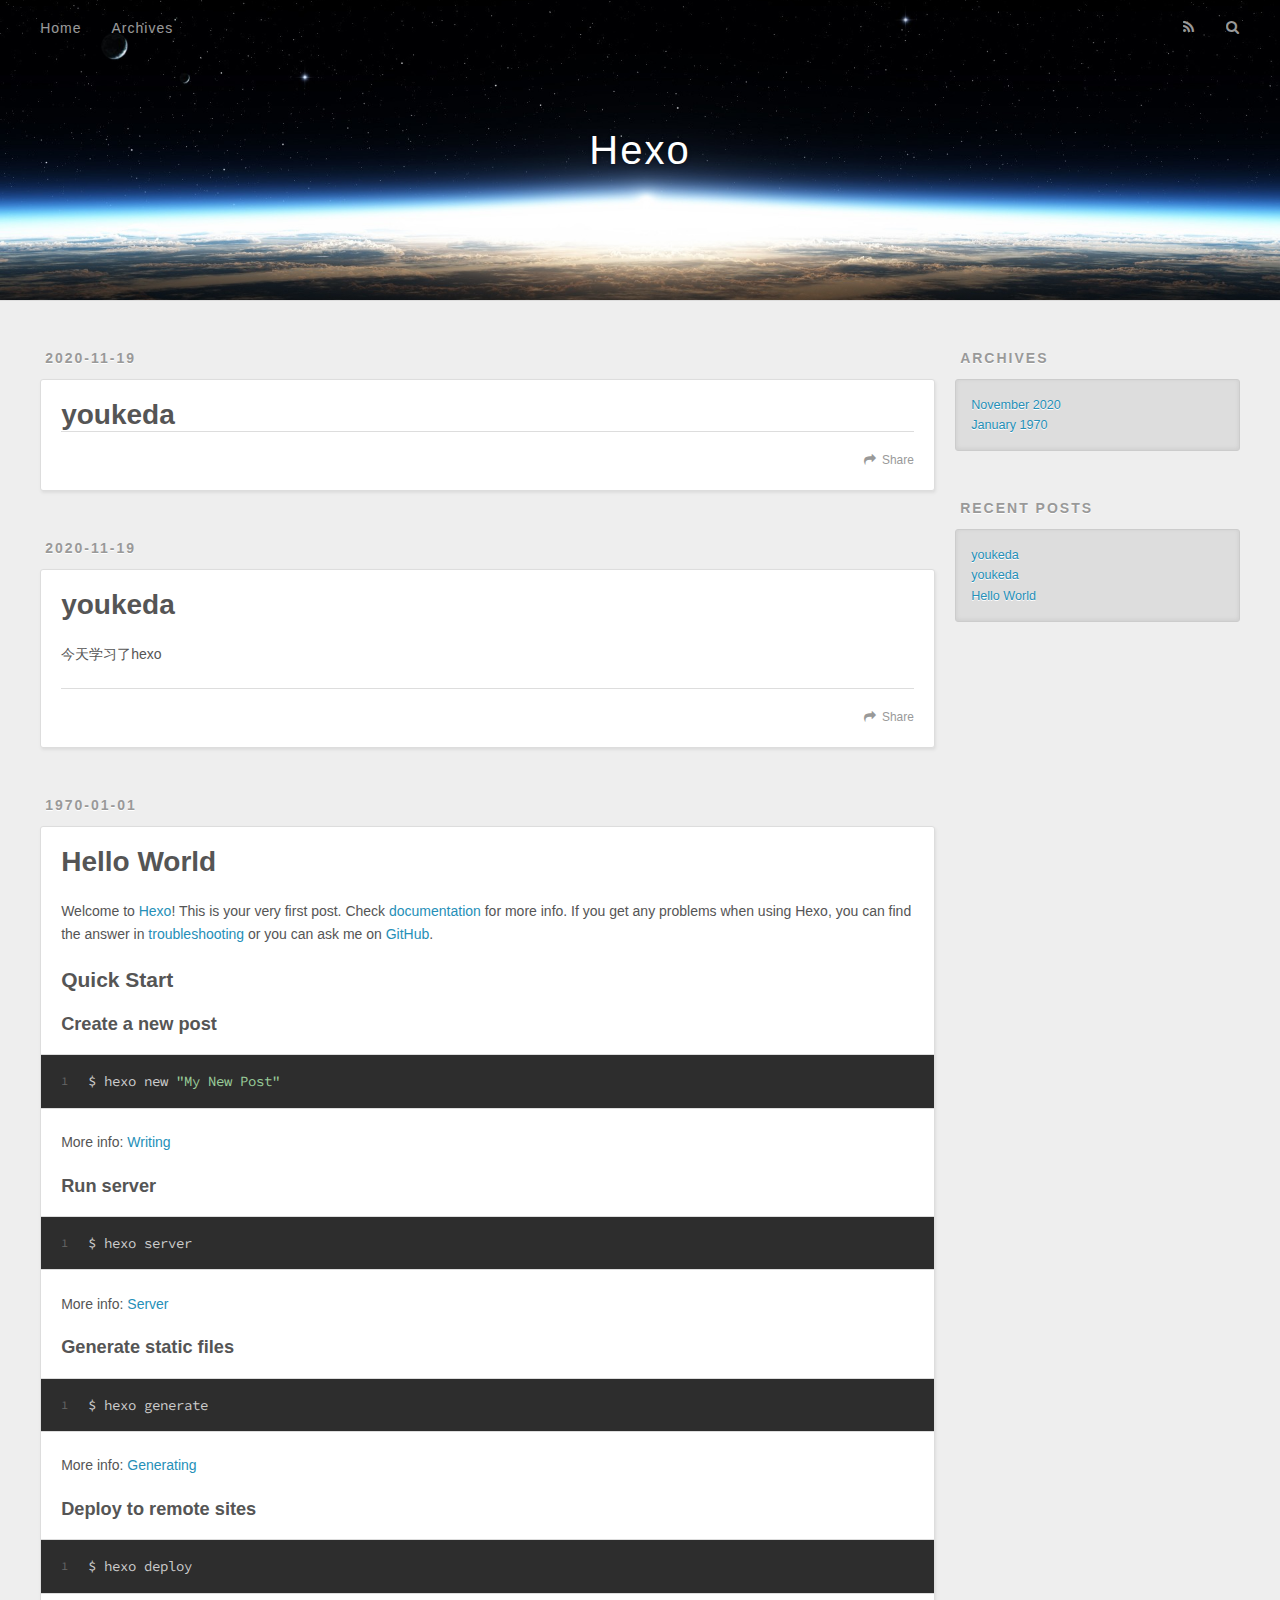
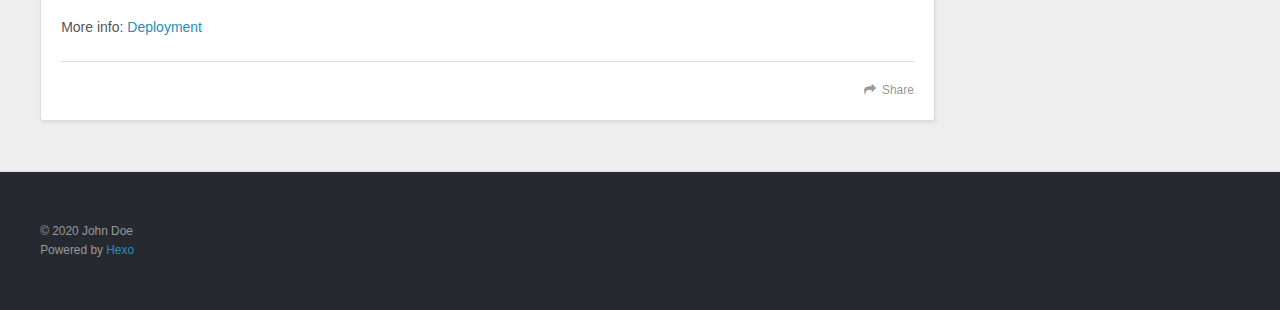
<file: index.html>
<!DOCTYPE html>
<html>
<head>
  <meta charset="utf-8">
  

  
  <title>Hexo</title>
  <meta name="viewport" content="width=device-width, initial-scale=1, maximum-scale=1">
  <meta property="og:type" content="website">
<meta property="og:title" content="Hexo">
<meta property="og:url" content="http://example.com/index.html">
<meta property="og:site_name" content="Hexo">
<meta property="og:locale" content="en_US">
<meta property="article:author" content="John Doe">
<meta name="twitter:card" content="summary">
  
    <link rel="alternate" href="/atom.xml" title="Hexo" type="application/atom+xml">
  
  
    <link rel="icon" href="/favicon.png">
  
  
    <link href="//fonts.googleapis.com/css?family=Source+Code+Pro" rel="stylesheet" type="text/css">
  
  
<link rel="stylesheet" href="/css/style.css">

<meta name="generator" content="Hexo 5.2.0"></head>

<body>
  <div id="container">
    <div id="wrap">
      <header id="header">
  <div id="banner"></div>
  <div id="header-outer" class="outer">
    <div id="header-title" class="inner">
      <h1 id="logo-wrap">
        <a href="/" id="logo">Hexo</a>
      </h1>
      
    </div>
    <div id="header-inner" class="inner">
      <nav id="main-nav">
        <a id="main-nav-toggle" class="nav-icon"></a>
        
          <a class="main-nav-link" href="/">Home</a>
        
          <a class="main-nav-link" href="/archives">Archives</a>
        
      </nav>
      <nav id="sub-nav">
        
          <a id="nav-rss-link" class="nav-icon" href="/atom.xml" title="RSS Feed"></a>
        
        <a id="nav-search-btn" class="nav-icon" title="Search"></a>
      </nav>
      <div id="search-form-wrap">
        <form action="//google.com/search" method="get" accept-charset="UTF-8" class="search-form"><input type="search" name="q" class="search-form-input" placeholder="Search"><button type="submit" class="search-form-submit">&#xF002;</button><input type="hidden" name="sitesearch" value="http://example.com"></form>
      </div>
    </div>
  </div>
</header>
      <div class="outer">
        <section id="main">
  
    <article id="post-youkeda-1" class="article article-type-post" itemscope itemprop="blogPost">
  <div class="article-meta">
    <a href="/2020/11/19/youkeda-1/" class="article-date">
  <time datetime="2020-11-19T11:26:35.000Z" itemprop="datePublished">2020-11-19</time>
</a>
    
  </div>
  <div class="article-inner">
    
    
      <header class="article-header">
        
  
    <h1 itemprop="name">
      <a class="article-title" href="/2020/11/19/youkeda-1/">youkeda</a>
    </h1>
  

      </header>
    
    <div class="article-entry" itemprop="articleBody">
      
        
      
    </div>
    <footer class="article-footer">
      <a data-url="http://example.com/2020/11/19/youkeda-1/" data-id="ckhor3eqo000121o3arlleaqu" class="article-share-link">Share</a>
      
      
    </footer>
  </div>
  
</article>


  
    <article id="post-youkeda" class="article article-type-post" itemscope itemprop="blogPost">
  <div class="article-meta">
    <a href="/2020/11/19/youkeda/" class="article-date">
  <time datetime="2020-11-19T11:14:13.000Z" itemprop="datePublished">2020-11-19</time>
</a>
    
  </div>
  <div class="article-inner">
    
    
      <header class="article-header">
        
  
    <h1 itemprop="name">
      <a class="article-title" href="/2020/11/19/youkeda/">youkeda</a>
    </h1>
  

      </header>
    
    <div class="article-entry" itemprop="articleBody">
      
        <p>今天学习了hexo</p>

      
    </div>
    <footer class="article-footer">
      <a data-url="http://example.com/2020/11/19/youkeda/" data-id="ckhor3eqp000221o37mz0870a" class="article-share-link">Share</a>
      
      
    </footer>
  </div>
  
</article>


  
    <article id="post-hello-world" class="article article-type-post" itemscope itemprop="blogPost">
  <div class="article-meta">
    <a href="/1970/01/01/hello-world/" class="article-date">
  <time datetime="1970-01-01T00:00:00.000Z" itemprop="datePublished">1970-01-01</time>
</a>
    
  </div>
  <div class="article-inner">
    
    
      <header class="article-header">
        
  
    <h1 itemprop="name">
      <a class="article-title" href="/1970/01/01/hello-world/">Hello World</a>
    </h1>
  

      </header>
    
    <div class="article-entry" itemprop="articleBody">
      
        <p>Welcome to <a target="_blank" rel="noopener" href="https://hexo.io/">Hexo</a>! This is your very first post. Check <a target="_blank" rel="noopener" href="https://hexo.io/docs/">documentation</a> for more info. If you get any problems when using Hexo, you can find the answer in <a target="_blank" rel="noopener" href="https://hexo.io/docs/troubleshooting.html">troubleshooting</a> or you can ask me on <a target="_blank" rel="noopener" href="https://github.com/hexojs/hexo/issues">GitHub</a>.</p>
<h2 id="Quick-Start"><a href="#Quick-Start" class="headerlink" title="Quick Start"></a>Quick Start</h2><h3 id="Create-a-new-post"><a href="#Create-a-new-post" class="headerlink" title="Create a new post"></a>Create a new post</h3><figure class="highlight bash"><table><tr><td class="gutter"><pre><span class="line">1</span><br></pre></td><td class="code"><pre><span class="line">$ hexo new <span class="string">&quot;My New Post&quot;</span></span><br></pre></td></tr></table></figure>

<p>More info: <a target="_blank" rel="noopener" href="https://hexo.io/docs/writing.html">Writing</a></p>
<h3 id="Run-server"><a href="#Run-server" class="headerlink" title="Run server"></a>Run server</h3><figure class="highlight bash"><table><tr><td class="gutter"><pre><span class="line">1</span><br></pre></td><td class="code"><pre><span class="line">$ hexo server</span><br></pre></td></tr></table></figure>

<p>More info: <a target="_blank" rel="noopener" href="https://hexo.io/docs/server.html">Server</a></p>
<h3 id="Generate-static-files"><a href="#Generate-static-files" class="headerlink" title="Generate static files"></a>Generate static files</h3><figure class="highlight bash"><table><tr><td class="gutter"><pre><span class="line">1</span><br></pre></td><td class="code"><pre><span class="line">$ hexo generate</span><br></pre></td></tr></table></figure>

<p>More info: <a target="_blank" rel="noopener" href="https://hexo.io/docs/generating.html">Generating</a></p>
<h3 id="Deploy-to-remote-sites"><a href="#Deploy-to-remote-sites" class="headerlink" title="Deploy to remote sites"></a>Deploy to remote sites</h3><figure class="highlight bash"><table><tr><td class="gutter"><pre><span class="line">1</span><br></pre></td><td class="code"><pre><span class="line">$ hexo deploy</span><br></pre></td></tr></table></figure>

<p>More info: <a target="_blank" rel="noopener" href="https://hexo.io/docs/one-command-deployment.html">Deployment</a></p>

      
    </div>
    <footer class="article-footer">
      <a data-url="http://example.com/1970/01/01/hello-world/" data-id="ckhor3eqe000021o3b3n3bi9t" class="article-share-link">Share</a>
      
      
    </footer>
  </div>
  
</article>


  


</section>
        
          <aside id="sidebar">
  
    

  
    

  
    
  
    
  <div class="widget-wrap">
    <h3 class="widget-title">Archives</h3>
    <div class="widget">
      <ul class="archive-list"><li class="archive-list-item"><a class="archive-list-link" href="/archives/2020/11/">November 2020</a></li><li class="archive-list-item"><a class="archive-list-link" href="/archives/1970/01/">January 1970</a></li></ul>
    </div>
  </div>


  
    
  <div class="widget-wrap">
    <h3 class="widget-title">Recent Posts</h3>
    <div class="widget">
      <ul>
        
          <li>
            <a href="/2020/11/19/youkeda-1/">youkeda</a>
          </li>
        
          <li>
            <a href="/2020/11/19/youkeda/">youkeda</a>
          </li>
        
          <li>
            <a href="/1970/01/01/hello-world/">Hello World</a>
          </li>
        
      </ul>
    </div>
  </div>

  
</aside>
        
      </div>
      <footer id="footer">
  
  <div class="outer">
    <div id="footer-info" class="inner">
      &copy; 2020 John Doe<br>
      Powered by <a href="http://hexo.io/" target="_blank">Hexo</a>
    </div>
  </div>
</footer>
    </div>
    <nav id="mobile-nav">
  
    <a href="/" class="mobile-nav-link">Home</a>
  
    <a href="/archives" class="mobile-nav-link">Archives</a>
  
</nav>
    

<script src="//ajax.googleapis.com/ajax/libs/jquery/2.0.3/jquery.min.js"></script>


  
<link rel="stylesheet" href="/fancybox/jquery.fancybox.css">

  
<script src="/fancybox/jquery.fancybox.pack.js"></script>




<script src="/js/script.js"></script>




  </div>
</body>
</html>
</file>
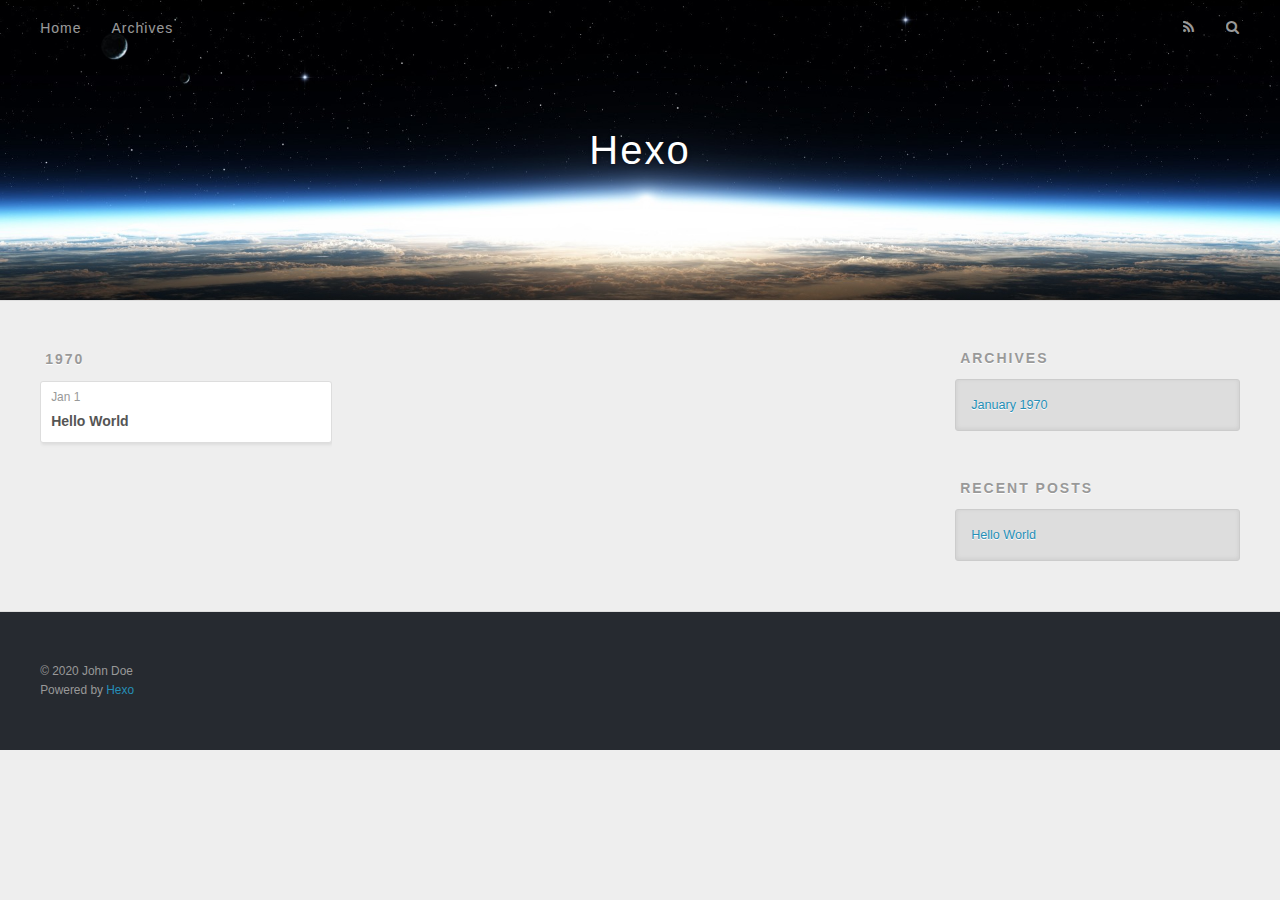
<file: archives/index.html>
<!DOCTYPE html>
<html>
<head>
  <meta charset="utf-8">
  

  
  <title>Archives | Hexo</title>
  <meta name="viewport" content="width=device-width, initial-scale=1, maximum-scale=1">
  <meta property="og:type" content="website">
<meta property="og:title" content="Hexo">
<meta property="og:url" content="http://example.com/archives/index.html">
<meta property="og:site_name" content="Hexo">
<meta property="og:locale" content="en_US">
<meta property="article:author" content="John Doe">
<meta name="twitter:card" content="summary">
  
    <link rel="alternate" href="/atom.xml" title="Hexo" type="application/atom+xml">
  
  
    <link rel="icon" href="/favicon.png">
  
  
    <link href="//fonts.googleapis.com/css?family=Source+Code+Pro" rel="stylesheet" type="text/css">
  
  
<link rel="stylesheet" href="/css/style.css">

<meta name="generator" content="Hexo 5.2.0"></head>

<body>
  <div id="container">
    <div id="wrap">
      <header id="header">
  <div id="banner"></div>
  <div id="header-outer" class="outer">
    <div id="header-title" class="inner">
      <h1 id="logo-wrap">
        <a href="/" id="logo">Hexo</a>
      </h1>
      
    </div>
    <div id="header-inner" class="inner">
      <nav id="main-nav">
        <a id="main-nav-toggle" class="nav-icon"></a>
        
          <a class="main-nav-link" href="/">Home</a>
        
          <a class="main-nav-link" href="/archives">Archives</a>
        
      </nav>
      <nav id="sub-nav">
        
          <a id="nav-rss-link" class="nav-icon" href="/atom.xml" title="RSS Feed"></a>
        
        <a id="nav-search-btn" class="nav-icon" title="Search"></a>
      </nav>
      <div id="search-form-wrap">
        <form action="//google.com/search" method="get" accept-charset="UTF-8" class="search-form"><input type="search" name="q" class="search-form-input" placeholder="Search"><button type="submit" class="search-form-submit">&#xF002;</button><input type="hidden" name="sitesearch" value="http://example.com"></form>
      </div>
    </div>
  </div>
</header>
      <div class="outer">
        <section id="main">
  
  
    
    
      
      
      <section class="archives-wrap">
        <div class="archive-year-wrap">
          <a href="/archives/1970" class="archive-year">1970</a>
        </div>
        <div class="archives">
    
    <article class="archive-article archive-type-post">
  <div class="archive-article-inner">
    <header class="archive-article-header">
      <a href="/1970/01/01/hello-world/" class="archive-article-date">
  <time datetime="1970-01-01T00:00:00.000Z" itemprop="datePublished">Jan 1</time>
</a>
      
  
    <h1 itemprop="name">
      <a class="archive-article-title" href="/1970/01/01/hello-world/">Hello World</a>
    </h1>
  

    </header>
  </div>
</article>
  
  
    </div></section>
  


</section>
        
          <aside id="sidebar">
  
    

  
    

  
    
  
    
  <div class="widget-wrap">
    <h3 class="widget-title">Archives</h3>
    <div class="widget">
      <ul class="archive-list"><li class="archive-list-item"><a class="archive-list-link" href="/archives/1970/01/">January 1970</a></li></ul>
    </div>
  </div>


  
    
  <div class="widget-wrap">
    <h3 class="widget-title">Recent Posts</h3>
    <div class="widget">
      <ul>
        
          <li>
            <a href="/1970/01/01/hello-world/">Hello World</a>
          </li>
        
      </ul>
    </div>
  </div>

  
</aside>
        
      </div>
      <footer id="footer">
  
  <div class="outer">
    <div id="footer-info" class="inner">
      &copy; 2020 John Doe<br>
      Powered by <a href="http://hexo.io/" target="_blank">Hexo</a>
    </div>
  </div>
</footer>
    </div>
    <nav id="mobile-nav">
  
    <a href="/" class="mobile-nav-link">Home</a>
  
    <a href="/archives" class="mobile-nav-link">Archives</a>
  
</nav>
    

<script src="//ajax.googleapis.com/ajax/libs/jquery/2.0.3/jquery.min.js"></script>


  
<link rel="stylesheet" href="/fancybox/jquery.fancybox.css">

  
<script src="/fancybox/jquery.fancybox.pack.js"></script>




<script src="/js/script.js"></script>




  </div>
</body>
</html>
</file>
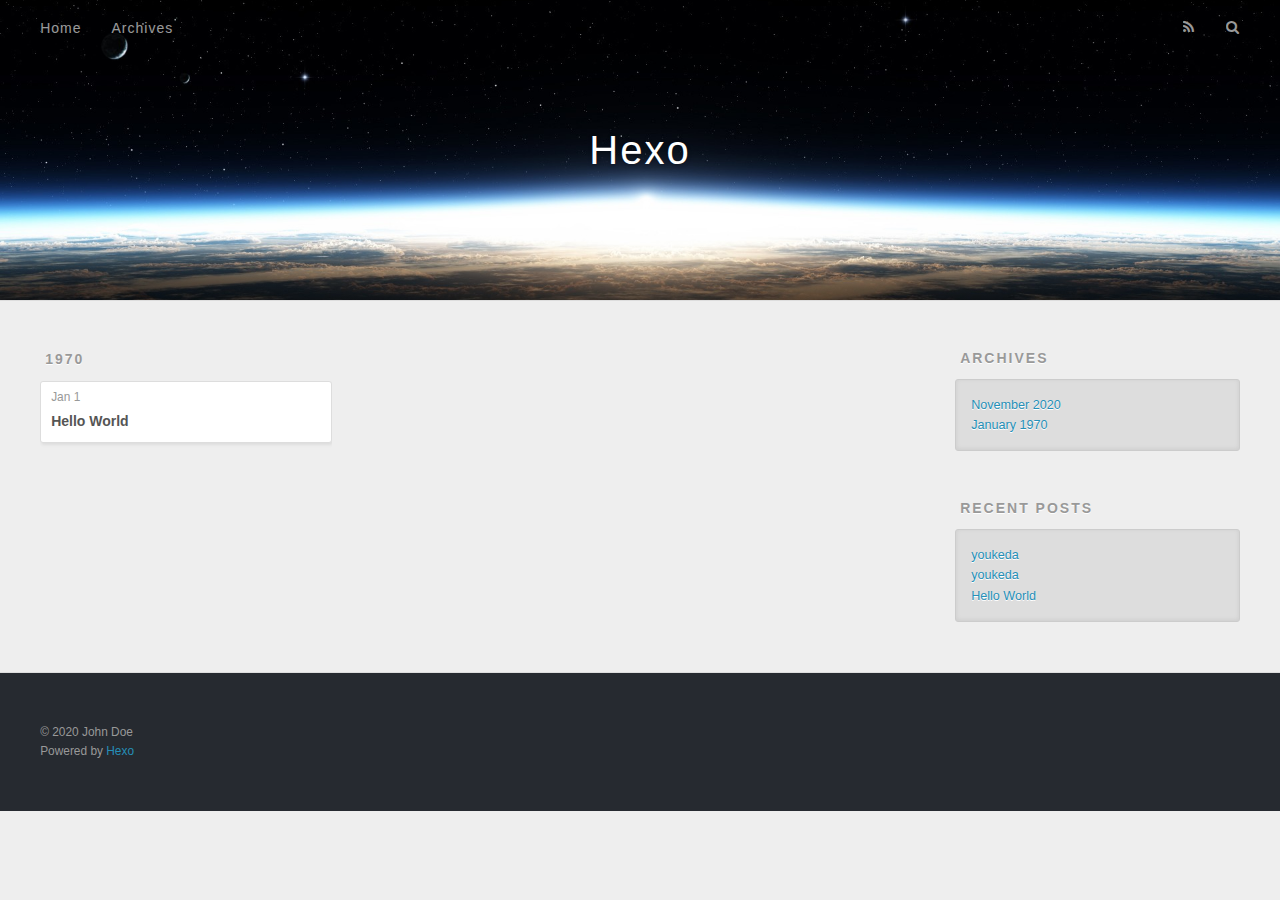
<file: archives/1970/index.html>
<!DOCTYPE html>
<html>
<head>
  <meta charset="utf-8">
  

  
  <title>Archives: 1970 | Hexo</title>
  <meta name="viewport" content="width=device-width, initial-scale=1, maximum-scale=1">
  <meta property="og:type" content="website">
<meta property="og:title" content="Hexo">
<meta property="og:url" content="http://example.com/archives/1970/index.html">
<meta property="og:site_name" content="Hexo">
<meta property="og:locale" content="en_US">
<meta property="article:author" content="John Doe">
<meta name="twitter:card" content="summary">
  
    <link rel="alternate" href="/atom.xml" title="Hexo" type="application/atom+xml">
  
  
    <link rel="icon" href="/favicon.png">
  
  
    <link href="//fonts.googleapis.com/css?family=Source+Code+Pro" rel="stylesheet" type="text/css">
  
  
<link rel="stylesheet" href="/css/style.css">

<meta name="generator" content="Hexo 5.2.0"></head>

<body>
  <div id="container">
    <div id="wrap">
      <header id="header">
  <div id="banner"></div>
  <div id="header-outer" class="outer">
    <div id="header-title" class="inner">
      <h1 id="logo-wrap">
        <a href="/" id="logo">Hexo</a>
      </h1>
      
    </div>
    <div id="header-inner" class="inner">
      <nav id="main-nav">
        <a id="main-nav-toggle" class="nav-icon"></a>
        
          <a class="main-nav-link" href="/">Home</a>
        
          <a class="main-nav-link" href="/archives">Archives</a>
        
      </nav>
      <nav id="sub-nav">
        
          <a id="nav-rss-link" class="nav-icon" href="/atom.xml" title="RSS Feed"></a>
        
        <a id="nav-search-btn" class="nav-icon" title="Search"></a>
      </nav>
      <div id="search-form-wrap">
        <form action="//google.com/search" method="get" accept-charset="UTF-8" class="search-form"><input type="search" name="q" class="search-form-input" placeholder="Search"><button type="submit" class="search-form-submit">&#xF002;</button><input type="hidden" name="sitesearch" value="http://example.com"></form>
      </div>
    </div>
  </div>
</header>
      <div class="outer">
        <section id="main">
  
  
    
    
      
      
      <section class="archives-wrap">
        <div class="archive-year-wrap">
          <a href="/archives/1970" class="archive-year">1970</a>
        </div>
        <div class="archives">
    
    <article class="archive-article archive-type-post">
  <div class="archive-article-inner">
    <header class="archive-article-header">
      <a href="/1970/01/01/hello-world/" class="archive-article-date">
  <time datetime="1970-01-01T00:00:00.000Z" itemprop="datePublished">Jan 1</time>
</a>
      
  
    <h1 itemprop="name">
      <a class="archive-article-title" href="/1970/01/01/hello-world/">Hello World</a>
    </h1>
  

    </header>
  </div>
</article>
  
  
    </div></section>
  


</section>
        
          <aside id="sidebar">
  
    

  
    

  
    
  
    
  <div class="widget-wrap">
    <h3 class="widget-title">Archives</h3>
    <div class="widget">
      <ul class="archive-list"><li class="archive-list-item"><a class="archive-list-link" href="/archives/2020/11/">November 2020</a></li><li class="archive-list-item"><a class="archive-list-link" href="/archives/1970/01/">January 1970</a></li></ul>
    </div>
  </div>


  
    
  <div class="widget-wrap">
    <h3 class="widget-title">Recent Posts</h3>
    <div class="widget">
      <ul>
        
          <li>
            <a href="/2020/11/19/youkeda-1/">youkeda</a>
          </li>
        
          <li>
            <a href="/2020/11/19/youkeda/">youkeda</a>
          </li>
        
          <li>
            <a href="/1970/01/01/hello-world/">Hello World</a>
          </li>
        
      </ul>
    </div>
  </div>

  
</aside>
        
      </div>
      <footer id="footer">
  
  <div class="outer">
    <div id="footer-info" class="inner">
      &copy; 2020 John Doe<br>
      Powered by <a href="http://hexo.io/" target="_blank">Hexo</a>
    </div>
  </div>
</footer>
    </div>
    <nav id="mobile-nav">
  
    <a href="/" class="mobile-nav-link">Home</a>
  
    <a href="/archives" class="mobile-nav-link">Archives</a>
  
</nav>
    

<script src="//ajax.googleapis.com/ajax/libs/jquery/2.0.3/jquery.min.js"></script>


  
<link rel="stylesheet" href="/fancybox/jquery.fancybox.css">

  
<script src="/fancybox/jquery.fancybox.pack.js"></script>




<script src="/js/script.js"></script>




  </div>
</body>
</html>
</file>
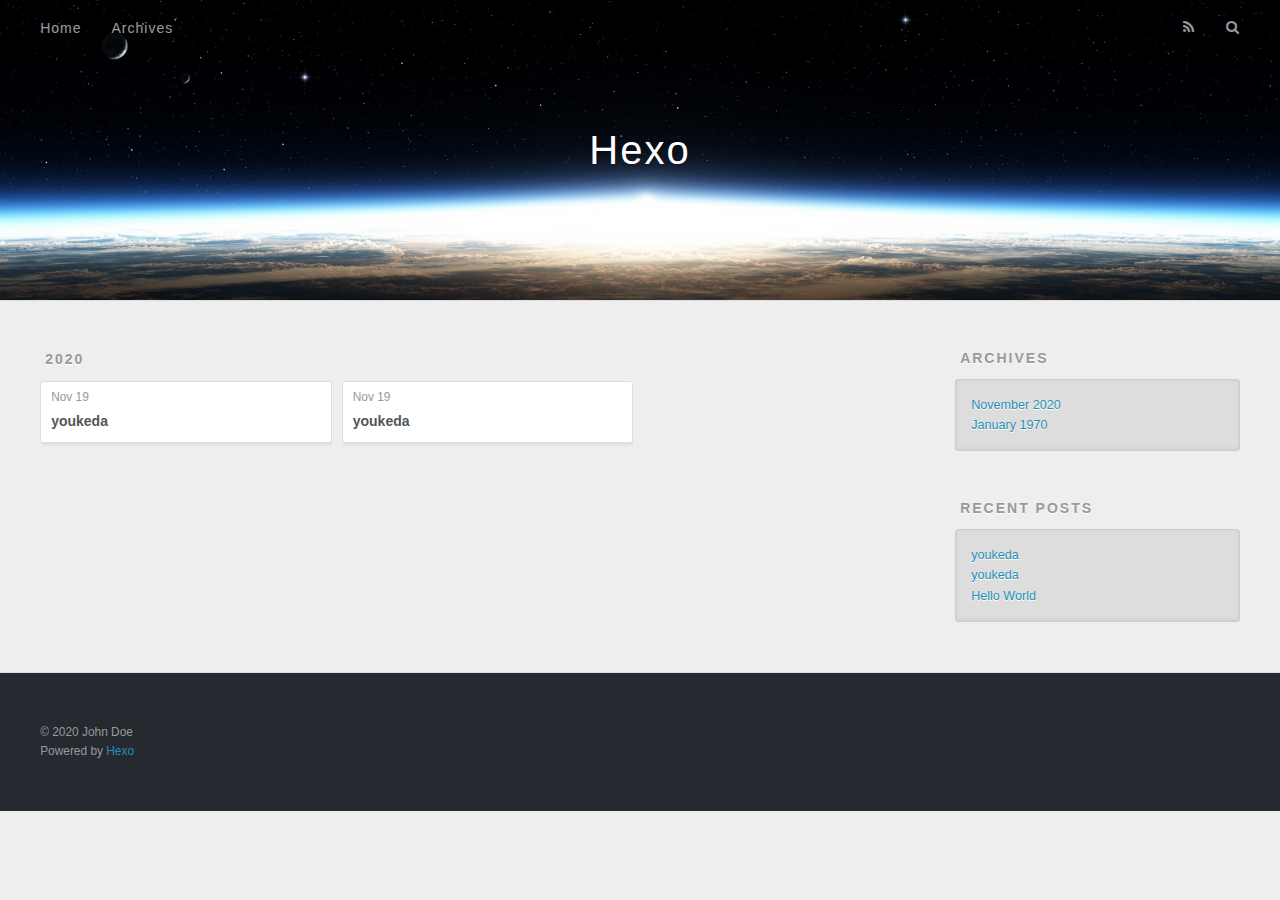
<file: archives/2020/index.html>
<!DOCTYPE html>
<html>
<head>
  <meta charset="utf-8">
  

  
  <title>Archives: 2020 | Hexo</title>
  <meta name="viewport" content="width=device-width, initial-scale=1, maximum-scale=1">
  <meta property="og:type" content="website">
<meta property="og:title" content="Hexo">
<meta property="og:url" content="http://example.com/archives/2020/index.html">
<meta property="og:site_name" content="Hexo">
<meta property="og:locale" content="en_US">
<meta property="article:author" content="John Doe">
<meta name="twitter:card" content="summary">
  
    <link rel="alternate" href="/atom.xml" title="Hexo" type="application/atom+xml">
  
  
    <link rel="icon" href="/favicon.png">
  
  
    <link href="//fonts.googleapis.com/css?family=Source+Code+Pro" rel="stylesheet" type="text/css">
  
  
<link rel="stylesheet" href="/css/style.css">

<meta name="generator" content="Hexo 5.2.0"></head>

<body>
  <div id="container">
    <div id="wrap">
      <header id="header">
  <div id="banner"></div>
  <div id="header-outer" class="outer">
    <div id="header-title" class="inner">
      <h1 id="logo-wrap">
        <a href="/" id="logo">Hexo</a>
      </h1>
      
    </div>
    <div id="header-inner" class="inner">
      <nav id="main-nav">
        <a id="main-nav-toggle" class="nav-icon"></a>
        
          <a class="main-nav-link" href="/">Home</a>
        
          <a class="main-nav-link" href="/archives">Archives</a>
        
      </nav>
      <nav id="sub-nav">
        
          <a id="nav-rss-link" class="nav-icon" href="/atom.xml" title="RSS Feed"></a>
        
        <a id="nav-search-btn" class="nav-icon" title="Search"></a>
      </nav>
      <div id="search-form-wrap">
        <form action="//google.com/search" method="get" accept-charset="UTF-8" class="search-form"><input type="search" name="q" class="search-form-input" placeholder="Search"><button type="submit" class="search-form-submit">&#xF002;</button><input type="hidden" name="sitesearch" value="http://example.com"></form>
      </div>
    </div>
  </div>
</header>
      <div class="outer">
        <section id="main">
  
  
    
    
      
      
      <section class="archives-wrap">
        <div class="archive-year-wrap">
          <a href="/archives/2020" class="archive-year">2020</a>
        </div>
        <div class="archives">
    
    <article class="archive-article archive-type-post">
  <div class="archive-article-inner">
    <header class="archive-article-header">
      <a href="/2020/11/19/youkeda-1/" class="archive-article-date">
  <time datetime="2020-11-19T11:26:35.000Z" itemprop="datePublished">Nov 19</time>
</a>
      
  
    <h1 itemprop="name">
      <a class="archive-article-title" href="/2020/11/19/youkeda-1/">youkeda</a>
    </h1>
  

    </header>
  </div>
</article>
  
    
    
    <article class="archive-article archive-type-post">
  <div class="archive-article-inner">
    <header class="archive-article-header">
      <a href="/2020/11/19/youkeda/" class="archive-article-date">
  <time datetime="2020-11-19T11:14:13.000Z" itemprop="datePublished">Nov 19</time>
</a>
      
  
    <h1 itemprop="name">
      <a class="archive-article-title" href="/2020/11/19/youkeda/">youkeda</a>
    </h1>
  

    </header>
  </div>
</article>
  
  
    </div></section>
  


</section>
        
          <aside id="sidebar">
  
    

  
    

  
    
  
    
  <div class="widget-wrap">
    <h3 class="widget-title">Archives</h3>
    <div class="widget">
      <ul class="archive-list"><li class="archive-list-item"><a class="archive-list-link" href="/archives/2020/11/">November 2020</a></li><li class="archive-list-item"><a class="archive-list-link" href="/archives/1970/01/">January 1970</a></li></ul>
    </div>
  </div>


  
    
  <div class="widget-wrap">
    <h3 class="widget-title">Recent Posts</h3>
    <div class="widget">
      <ul>
        
          <li>
            <a href="/2020/11/19/youkeda-1/">youkeda</a>
          </li>
        
          <li>
            <a href="/2020/11/19/youkeda/">youkeda</a>
          </li>
        
          <li>
            <a href="/1970/01/01/hello-world/">Hello World</a>
          </li>
        
      </ul>
    </div>
  </div>

  
</aside>
        
      </div>
      <footer id="footer">
  
  <div class="outer">
    <div id="footer-info" class="inner">
      &copy; 2020 John Doe<br>
      Powered by <a href="http://hexo.io/" target="_blank">Hexo</a>
    </div>
  </div>
</footer>
    </div>
    <nav id="mobile-nav">
  
    <a href="/" class="mobile-nav-link">Home</a>
  
    <a href="/archives" class="mobile-nav-link">Archives</a>
  
</nav>
    

<script src="//ajax.googleapis.com/ajax/libs/jquery/2.0.3/jquery.min.js"></script>


  
<link rel="stylesheet" href="/fancybox/jquery.fancybox.css">

  
<script src="/fancybox/jquery.fancybox.pack.js"></script>




<script src="/js/script.js"></script>




  </div>
</body>
</html>
</file>
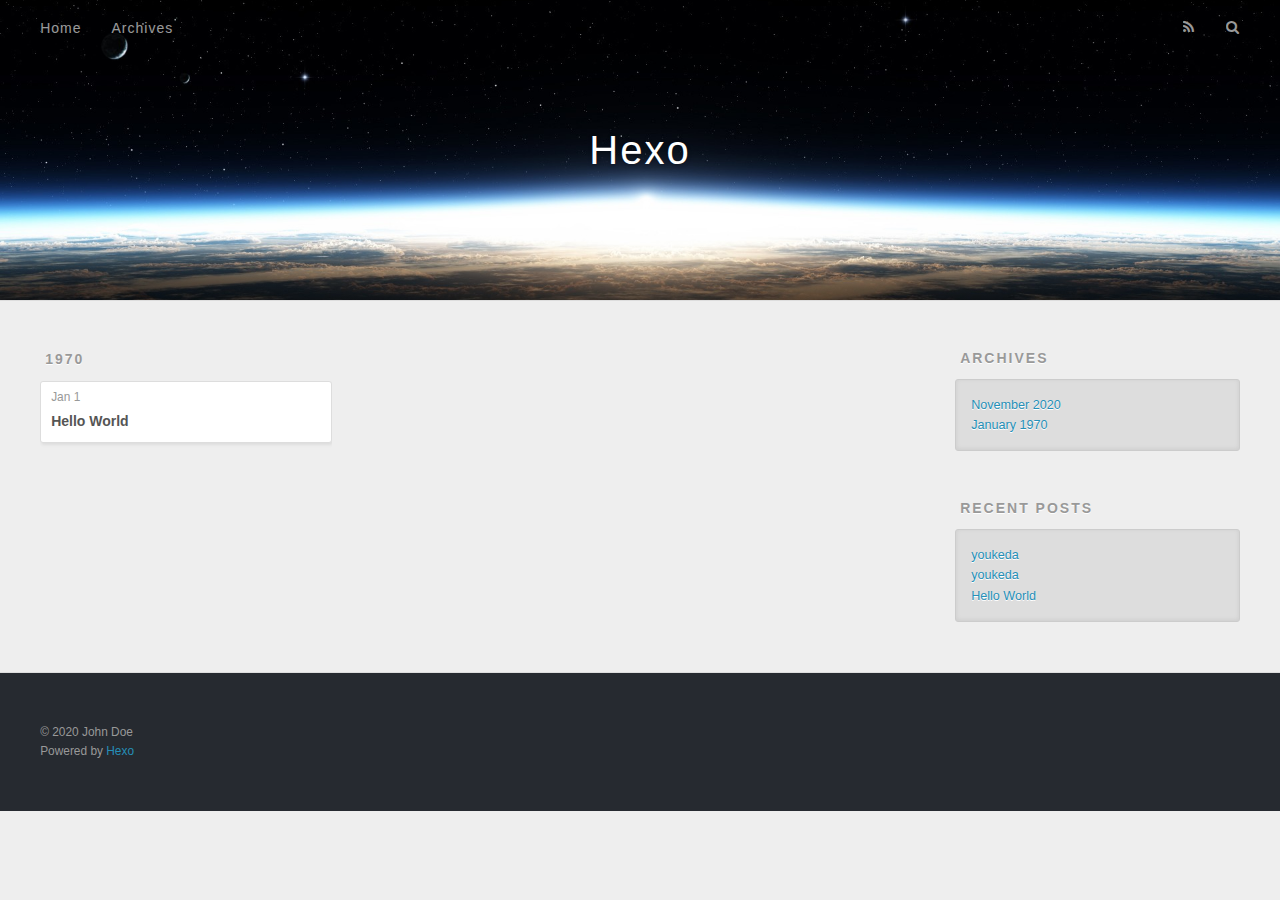
<file: archives/1970/01/index.html>
<!DOCTYPE html>
<html>
<head>
  <meta charset="utf-8">
  

  
  <title>Archives: 1970/1 | Hexo</title>
  <meta name="viewport" content="width=device-width, initial-scale=1, maximum-scale=1">
  <meta property="og:type" content="website">
<meta property="og:title" content="Hexo">
<meta property="og:url" content="http://example.com/archives/1970/01/index.html">
<meta property="og:site_name" content="Hexo">
<meta property="og:locale" content="en_US">
<meta property="article:author" content="John Doe">
<meta name="twitter:card" content="summary">
  
    <link rel="alternate" href="/atom.xml" title="Hexo" type="application/atom+xml">
  
  
    <link rel="icon" href="/favicon.png">
  
  
    <link href="//fonts.googleapis.com/css?family=Source+Code+Pro" rel="stylesheet" type="text/css">
  
  
<link rel="stylesheet" href="/css/style.css">

<meta name="generator" content="Hexo 5.2.0"></head>

<body>
  <div id="container">
    <div id="wrap">
      <header id="header">
  <div id="banner"></div>
  <div id="header-outer" class="outer">
    <div id="header-title" class="inner">
      <h1 id="logo-wrap">
        <a href="/" id="logo">Hexo</a>
      </h1>
      
    </div>
    <div id="header-inner" class="inner">
      <nav id="main-nav">
        <a id="main-nav-toggle" class="nav-icon"></a>
        
          <a class="main-nav-link" href="/">Home</a>
        
          <a class="main-nav-link" href="/archives">Archives</a>
        
      </nav>
      <nav id="sub-nav">
        
          <a id="nav-rss-link" class="nav-icon" href="/atom.xml" title="RSS Feed"></a>
        
        <a id="nav-search-btn" class="nav-icon" title="Search"></a>
      </nav>
      <div id="search-form-wrap">
        <form action="//google.com/search" method="get" accept-charset="UTF-8" class="search-form"><input type="search" name="q" class="search-form-input" placeholder="Search"><button type="submit" class="search-form-submit">&#xF002;</button><input type="hidden" name="sitesearch" value="http://example.com"></form>
      </div>
    </div>
  </div>
</header>
      <div class="outer">
        <section id="main">
  
  
    
    
      
      
      <section class="archives-wrap">
        <div class="archive-year-wrap">
          <a href="/archives/1970" class="archive-year">1970</a>
        </div>
        <div class="archives">
    
    <article class="archive-article archive-type-post">
  <div class="archive-article-inner">
    <header class="archive-article-header">
      <a href="/1970/01/01/hello-world/" class="archive-article-date">
  <time datetime="1970-01-01T00:00:00.000Z" itemprop="datePublished">Jan 1</time>
</a>
      
  
    <h1 itemprop="name">
      <a class="archive-article-title" href="/1970/01/01/hello-world/">Hello World</a>
    </h1>
  

    </header>
  </div>
</article>
  
  
    </div></section>
  


</section>
        
          <aside id="sidebar">
  
    

  
    

  
    
  
    
  <div class="widget-wrap">
    <h3 class="widget-title">Archives</h3>
    <div class="widget">
      <ul class="archive-list"><li class="archive-list-item"><a class="archive-list-link" href="/archives/2020/11/">November 2020</a></li><li class="archive-list-item"><a class="archive-list-link" href="/archives/1970/01/">January 1970</a></li></ul>
    </div>
  </div>


  
    
  <div class="widget-wrap">
    <h3 class="widget-title">Recent Posts</h3>
    <div class="widget">
      <ul>
        
          <li>
            <a href="/2020/11/19/youkeda-1/">youkeda</a>
          </li>
        
          <li>
            <a href="/2020/11/19/youkeda/">youkeda</a>
          </li>
        
          <li>
            <a href="/1970/01/01/hello-world/">Hello World</a>
          </li>
        
      </ul>
    </div>
  </div>

  
</aside>
        
      </div>
      <footer id="footer">
  
  <div class="outer">
    <div id="footer-info" class="inner">
      &copy; 2020 John Doe<br>
      Powered by <a href="http://hexo.io/" target="_blank">Hexo</a>
    </div>
  </div>
</footer>
    </div>
    <nav id="mobile-nav">
  
    <a href="/" class="mobile-nav-link">Home</a>
  
    <a href="/archives" class="mobile-nav-link">Archives</a>
  
</nav>
    

<script src="//ajax.googleapis.com/ajax/libs/jquery/2.0.3/jquery.min.js"></script>


  
<link rel="stylesheet" href="/fancybox/jquery.fancybox.css">

  
<script src="/fancybox/jquery.fancybox.pack.js"></script>




<script src="/js/script.js"></script>




  </div>
</body>
</html>
</file>
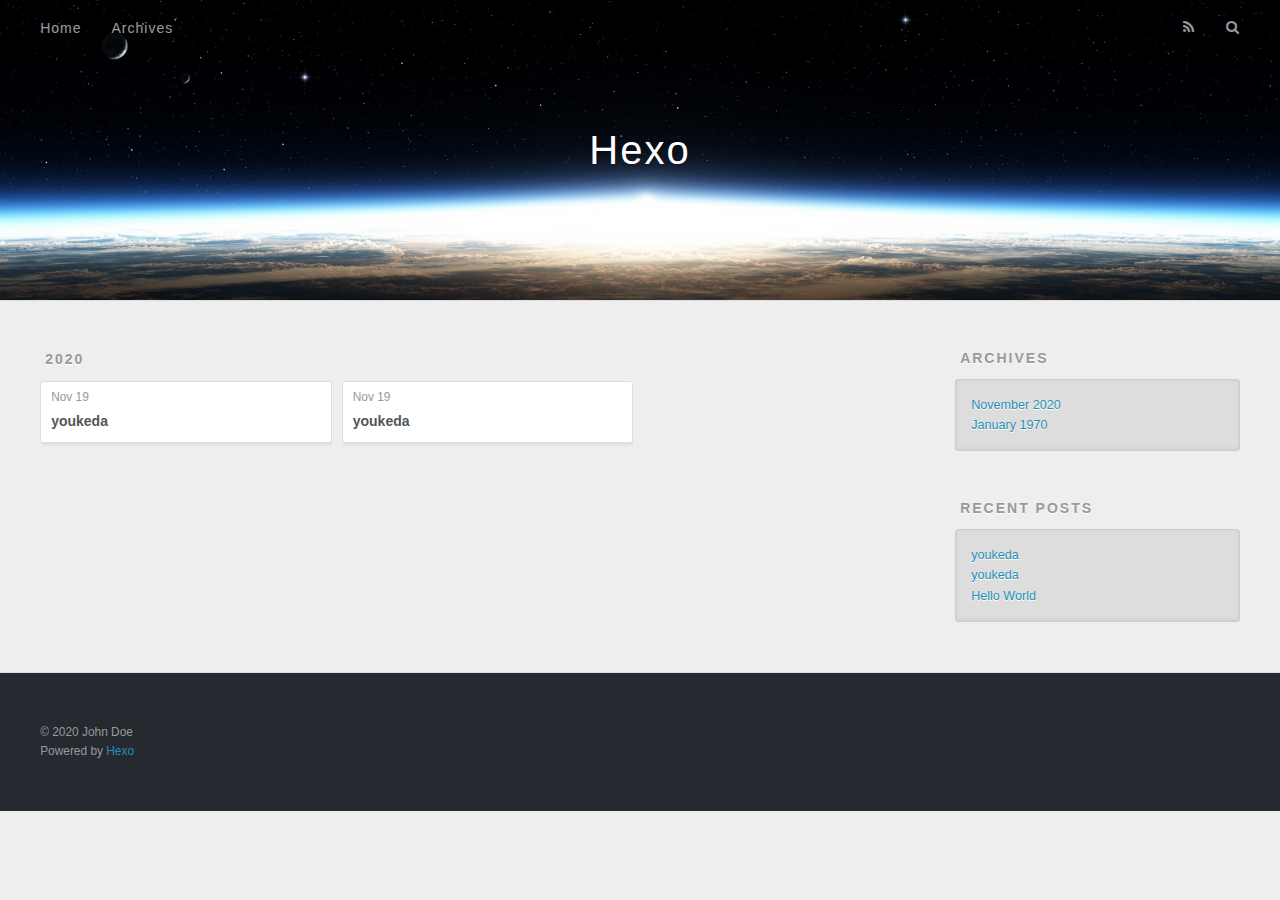
<file: archives/2020/11/index.html>
<!DOCTYPE html>
<html>
<head>
  <meta charset="utf-8">
  

  
  <title>Archives: 2020/11 | Hexo</title>
  <meta name="viewport" content="width=device-width, initial-scale=1, maximum-scale=1">
  <meta property="og:type" content="website">
<meta property="og:title" content="Hexo">
<meta property="og:url" content="http://example.com/archives/2020/11/index.html">
<meta property="og:site_name" content="Hexo">
<meta property="og:locale" content="en_US">
<meta property="article:author" content="John Doe">
<meta name="twitter:card" content="summary">
  
    <link rel="alternate" href="/atom.xml" title="Hexo" type="application/atom+xml">
  
  
    <link rel="icon" href="/favicon.png">
  
  
    <link href="//fonts.googleapis.com/css?family=Source+Code+Pro" rel="stylesheet" type="text/css">
  
  
<link rel="stylesheet" href="/css/style.css">

<meta name="generator" content="Hexo 5.2.0"></head>

<body>
  <div id="container">
    <div id="wrap">
      <header id="header">
  <div id="banner"></div>
  <div id="header-outer" class="outer">
    <div id="header-title" class="inner">
      <h1 id="logo-wrap">
        <a href="/" id="logo">Hexo</a>
      </h1>
      
    </div>
    <div id="header-inner" class="inner">
      <nav id="main-nav">
        <a id="main-nav-toggle" class="nav-icon"></a>
        
          <a class="main-nav-link" href="/">Home</a>
        
          <a class="main-nav-link" href="/archives">Archives</a>
        
      </nav>
      <nav id="sub-nav">
        
          <a id="nav-rss-link" class="nav-icon" href="/atom.xml" title="RSS Feed"></a>
        
        <a id="nav-search-btn" class="nav-icon" title="Search"></a>
      </nav>
      <div id="search-form-wrap">
        <form action="//google.com/search" method="get" accept-charset="UTF-8" class="search-form"><input type="search" name="q" class="search-form-input" placeholder="Search"><button type="submit" class="search-form-submit">&#xF002;</button><input type="hidden" name="sitesearch" value="http://example.com"></form>
      </div>
    </div>
  </div>
</header>
      <div class="outer">
        <section id="main">
  
  
    
    
      
      
      <section class="archives-wrap">
        <div class="archive-year-wrap">
          <a href="/archives/2020" class="archive-year">2020</a>
        </div>
        <div class="archives">
    
    <article class="archive-article archive-type-post">
  <div class="archive-article-inner">
    <header class="archive-article-header">
      <a href="/2020/11/19/youkeda-1/" class="archive-article-date">
  <time datetime="2020-11-19T11:26:35.000Z" itemprop="datePublished">Nov 19</time>
</a>
      
  
    <h1 itemprop="name">
      <a class="archive-article-title" href="/2020/11/19/youkeda-1/">youkeda</a>
    </h1>
  

    </header>
  </div>
</article>
  
    
    
    <article class="archive-article archive-type-post">
  <div class="archive-article-inner">
    <header class="archive-article-header">
      <a href="/2020/11/19/youkeda/" class="archive-article-date">
  <time datetime="2020-11-19T11:14:13.000Z" itemprop="datePublished">Nov 19</time>
</a>
      
  
    <h1 itemprop="name">
      <a class="archive-article-title" href="/2020/11/19/youkeda/">youkeda</a>
    </h1>
  

    </header>
  </div>
</article>
  
  
    </div></section>
  


</section>
        
          <aside id="sidebar">
  
    

  
    

  
    
  
    
  <div class="widget-wrap">
    <h3 class="widget-title">Archives</h3>
    <div class="widget">
      <ul class="archive-list"><li class="archive-list-item"><a class="archive-list-link" href="/archives/2020/11/">November 2020</a></li><li class="archive-list-item"><a class="archive-list-link" href="/archives/1970/01/">January 1970</a></li></ul>
    </div>
  </div>


  
    
  <div class="widget-wrap">
    <h3 class="widget-title">Recent Posts</h3>
    <div class="widget">
      <ul>
        
          <li>
            <a href="/2020/11/19/youkeda-1/">youkeda</a>
          </li>
        
          <li>
            <a href="/2020/11/19/youkeda/">youkeda</a>
          </li>
        
          <li>
            <a href="/1970/01/01/hello-world/">Hello World</a>
          </li>
        
      </ul>
    </div>
  </div>

  
</aside>
        
      </div>
      <footer id="footer">
  
  <div class="outer">
    <div id="footer-info" class="inner">
      &copy; 2020 John Doe<br>
      Powered by <a href="http://hexo.io/" target="_blank">Hexo</a>
    </div>
  </div>
</footer>
    </div>
    <nav id="mobile-nav">
  
    <a href="/" class="mobile-nav-link">Home</a>
  
    <a href="/archives" class="mobile-nav-link">Archives</a>
  
</nav>
    

<script src="//ajax.googleapis.com/ajax/libs/jquery/2.0.3/jquery.min.js"></script>


  
<link rel="stylesheet" href="/fancybox/jquery.fancybox.css">

  
<script src="/fancybox/jquery.fancybox.pack.js"></script>




<script src="/js/script.js"></script>




  </div>
</body>
</html>
</file>
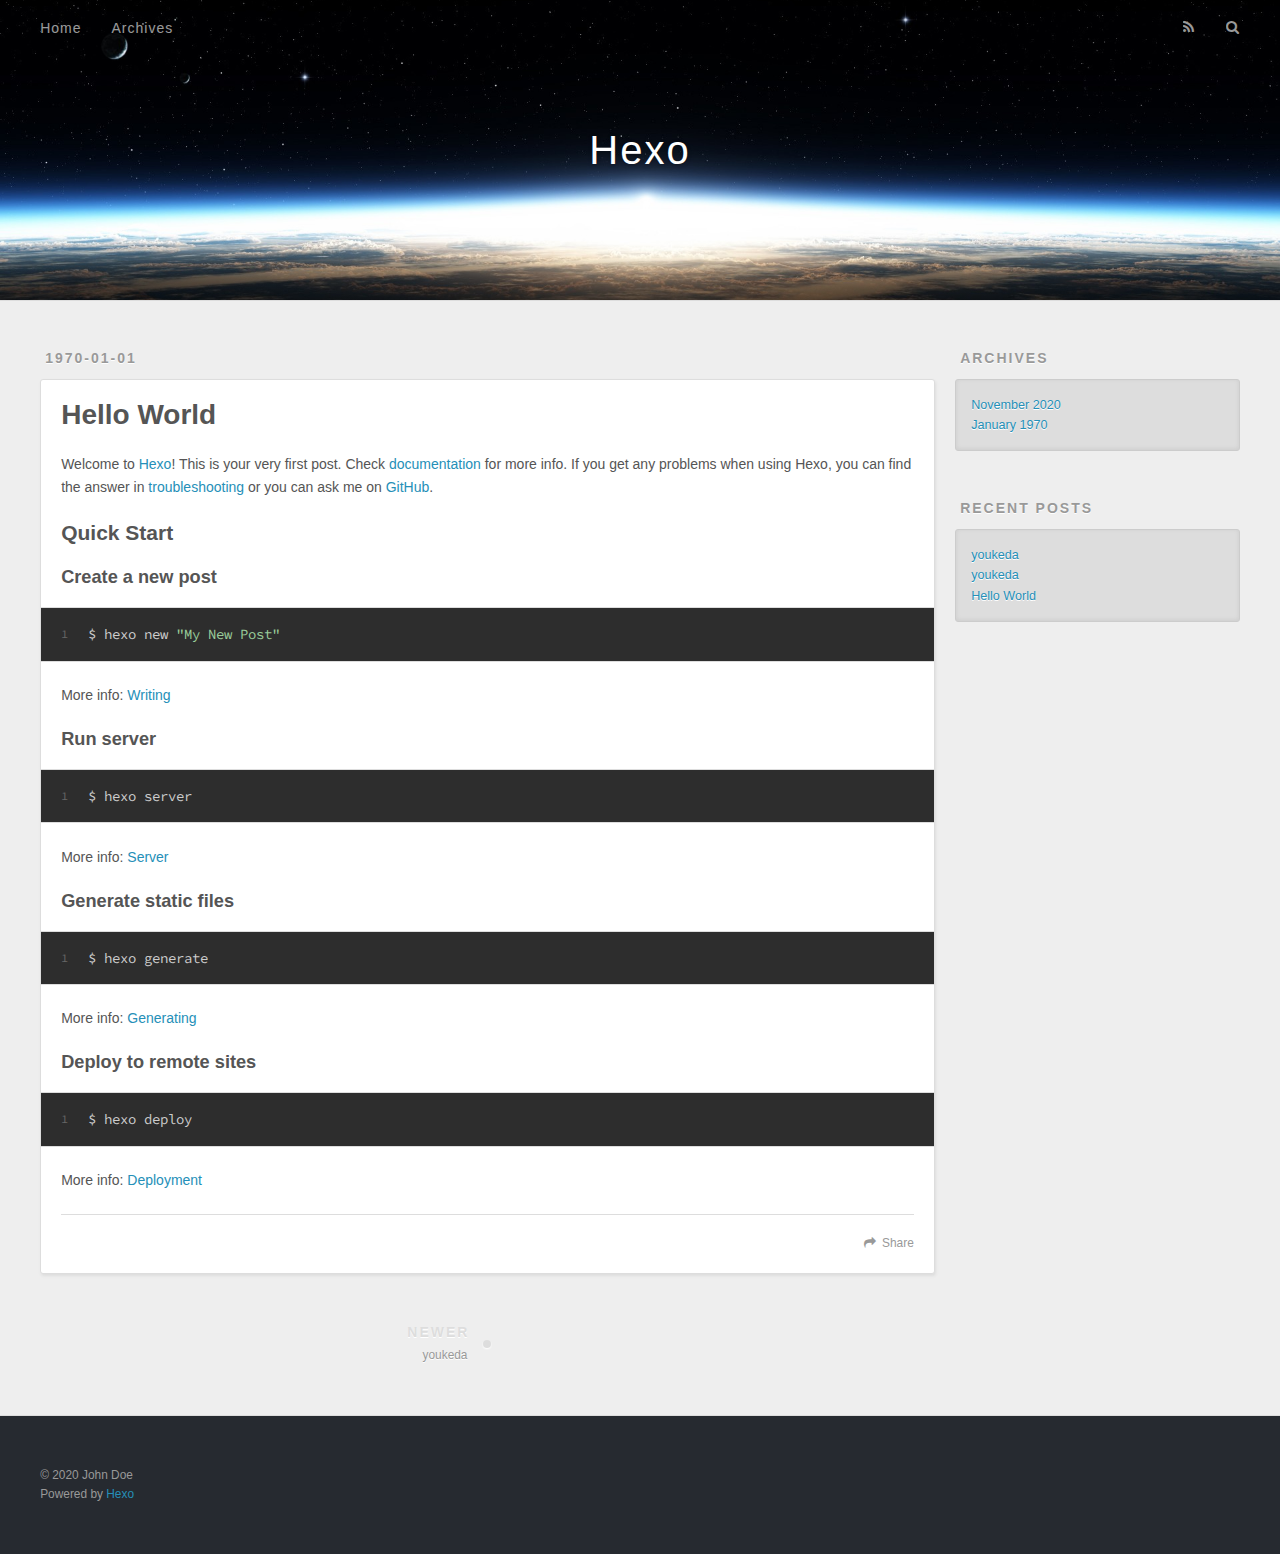
<file: 1970/01/01/hello-world/index.html>
<!DOCTYPE html>
<html>
<head>
  <meta charset="utf-8">
  

  
  <title>Hello World | Hexo</title>
  <meta name="viewport" content="width=device-width, initial-scale=1, maximum-scale=1">
  <meta name="description" content="Welcome to Hexo! This is your very first post. Check documentation for more info. If you get any problems when using Hexo, you can find the answer in troubleshooting or you can ask me on GitHub. Quick">
<meta property="og:type" content="article">
<meta property="og:title" content="Hello World">
<meta property="og:url" content="http://example.com/1970/01/01/hello-world/index.html">
<meta property="og:site_name" content="Hexo">
<meta property="og:description" content="Welcome to Hexo! This is your very first post. Check documentation for more info. If you get any problems when using Hexo, you can find the answer in troubleshooting or you can ask me on GitHub. Quick">
<meta property="og:locale" content="en_US">
<meta property="article:published_time" content="1970-01-01T00:00:00.000Z">
<meta property="article:modified_time" content="2020-11-18T11:45:49.630Z">
<meta property="article:author" content="John Doe">
<meta name="twitter:card" content="summary">
  
    <link rel="alternate" href="/atom.xml" title="Hexo" type="application/atom+xml">
  
  
    <link rel="icon" href="/favicon.png">
  
  
    <link href="//fonts.googleapis.com/css?family=Source+Code+Pro" rel="stylesheet" type="text/css">
  
  
<link rel="stylesheet" href="/css/style.css">

<meta name="generator" content="Hexo 5.2.0"></head>

<body>
  <div id="container">
    <div id="wrap">
      <header id="header">
  <div id="banner"></div>
  <div id="header-outer" class="outer">
    <div id="header-title" class="inner">
      <h1 id="logo-wrap">
        <a href="/" id="logo">Hexo</a>
      </h1>
      
    </div>
    <div id="header-inner" class="inner">
      <nav id="main-nav">
        <a id="main-nav-toggle" class="nav-icon"></a>
        
          <a class="main-nav-link" href="/">Home</a>
        
          <a class="main-nav-link" href="/archives">Archives</a>
        
      </nav>
      <nav id="sub-nav">
        
          <a id="nav-rss-link" class="nav-icon" href="/atom.xml" title="RSS Feed"></a>
        
        <a id="nav-search-btn" class="nav-icon" title="Search"></a>
      </nav>
      <div id="search-form-wrap">
        <form action="//google.com/search" method="get" accept-charset="UTF-8" class="search-form"><input type="search" name="q" class="search-form-input" placeholder="Search"><button type="submit" class="search-form-submit">&#xF002;</button><input type="hidden" name="sitesearch" value="http://example.com"></form>
      </div>
    </div>
  </div>
</header>
      <div class="outer">
        <section id="main"><article id="post-hello-world" class="article article-type-post" itemscope itemprop="blogPost">
  <div class="article-meta">
    <a href="/1970/01/01/hello-world/" class="article-date">
  <time datetime="1970-01-01T00:00:00.000Z" itemprop="datePublished">1970-01-01</time>
</a>
    
  </div>
  <div class="article-inner">
    
    
      <header class="article-header">
        
  
    <h1 class="article-title" itemprop="name">
      Hello World
    </h1>
  

      </header>
    
    <div class="article-entry" itemprop="articleBody">
      
        <p>Welcome to <a target="_blank" rel="noopener" href="https://hexo.io/">Hexo</a>! This is your very first post. Check <a target="_blank" rel="noopener" href="https://hexo.io/docs/">documentation</a> for more info. If you get any problems when using Hexo, you can find the answer in <a target="_blank" rel="noopener" href="https://hexo.io/docs/troubleshooting.html">troubleshooting</a> or you can ask me on <a target="_blank" rel="noopener" href="https://github.com/hexojs/hexo/issues">GitHub</a>.</p>
<h2 id="Quick-Start"><a href="#Quick-Start" class="headerlink" title="Quick Start"></a>Quick Start</h2><h3 id="Create-a-new-post"><a href="#Create-a-new-post" class="headerlink" title="Create a new post"></a>Create a new post</h3><figure class="highlight bash"><table><tr><td class="gutter"><pre><span class="line">1</span><br></pre></td><td class="code"><pre><span class="line">$ hexo new <span class="string">&quot;My New Post&quot;</span></span><br></pre></td></tr></table></figure>

<p>More info: <a target="_blank" rel="noopener" href="https://hexo.io/docs/writing.html">Writing</a></p>
<h3 id="Run-server"><a href="#Run-server" class="headerlink" title="Run server"></a>Run server</h3><figure class="highlight bash"><table><tr><td class="gutter"><pre><span class="line">1</span><br></pre></td><td class="code"><pre><span class="line">$ hexo server</span><br></pre></td></tr></table></figure>

<p>More info: <a target="_blank" rel="noopener" href="https://hexo.io/docs/server.html">Server</a></p>
<h3 id="Generate-static-files"><a href="#Generate-static-files" class="headerlink" title="Generate static files"></a>Generate static files</h3><figure class="highlight bash"><table><tr><td class="gutter"><pre><span class="line">1</span><br></pre></td><td class="code"><pre><span class="line">$ hexo generate</span><br></pre></td></tr></table></figure>

<p>More info: <a target="_blank" rel="noopener" href="https://hexo.io/docs/generating.html">Generating</a></p>
<h3 id="Deploy-to-remote-sites"><a href="#Deploy-to-remote-sites" class="headerlink" title="Deploy to remote sites"></a>Deploy to remote sites</h3><figure class="highlight bash"><table><tr><td class="gutter"><pre><span class="line">1</span><br></pre></td><td class="code"><pre><span class="line">$ hexo deploy</span><br></pre></td></tr></table></figure>

<p>More info: <a target="_blank" rel="noopener" href="https://hexo.io/docs/one-command-deployment.html">Deployment</a></p>

      
    </div>
    <footer class="article-footer">
      <a data-url="http://example.com/1970/01/01/hello-world/" data-id="ckhor3eqe000021o3b3n3bi9t" class="article-share-link">Share</a>
      
      
    </footer>
  </div>
  
    
<nav id="article-nav">
  
    <a href="/2020/11/19/youkeda/" id="article-nav-newer" class="article-nav-link-wrap">
      <strong class="article-nav-caption">Newer</strong>
      <div class="article-nav-title">
        
          youkeda
        
      </div>
    </a>
  
  
</nav>

  
</article>

</section>
        
          <aside id="sidebar">
  
    

  
    

  
    
  
    
  <div class="widget-wrap">
    <h3 class="widget-title">Archives</h3>
    <div class="widget">
      <ul class="archive-list"><li class="archive-list-item"><a class="archive-list-link" href="/archives/2020/11/">November 2020</a></li><li class="archive-list-item"><a class="archive-list-link" href="/archives/1970/01/">January 1970</a></li></ul>
    </div>
  </div>


  
    
  <div class="widget-wrap">
    <h3 class="widget-title">Recent Posts</h3>
    <div class="widget">
      <ul>
        
          <li>
            <a href="/2020/11/19/youkeda-1/">youkeda</a>
          </li>
        
          <li>
            <a href="/2020/11/19/youkeda/">youkeda</a>
          </li>
        
          <li>
            <a href="/1970/01/01/hello-world/">Hello World</a>
          </li>
        
      </ul>
    </div>
  </div>

  
</aside>
        
      </div>
      <footer id="footer">
  
  <div class="outer">
    <div id="footer-info" class="inner">
      &copy; 2020 John Doe<br>
      Powered by <a href="http://hexo.io/" target="_blank">Hexo</a>
    </div>
  </div>
</footer>
    </div>
    <nav id="mobile-nav">
  
    <a href="/" class="mobile-nav-link">Home</a>
  
    <a href="/archives" class="mobile-nav-link">Archives</a>
  
</nav>
    

<script src="//ajax.googleapis.com/ajax/libs/jquery/2.0.3/jquery.min.js"></script>


  
<link rel="stylesheet" href="/fancybox/jquery.fancybox.css">

  
<script src="/fancybox/jquery.fancybox.pack.js"></script>




<script src="/js/script.js"></script>




  </div>
</body>
</html>
</file>
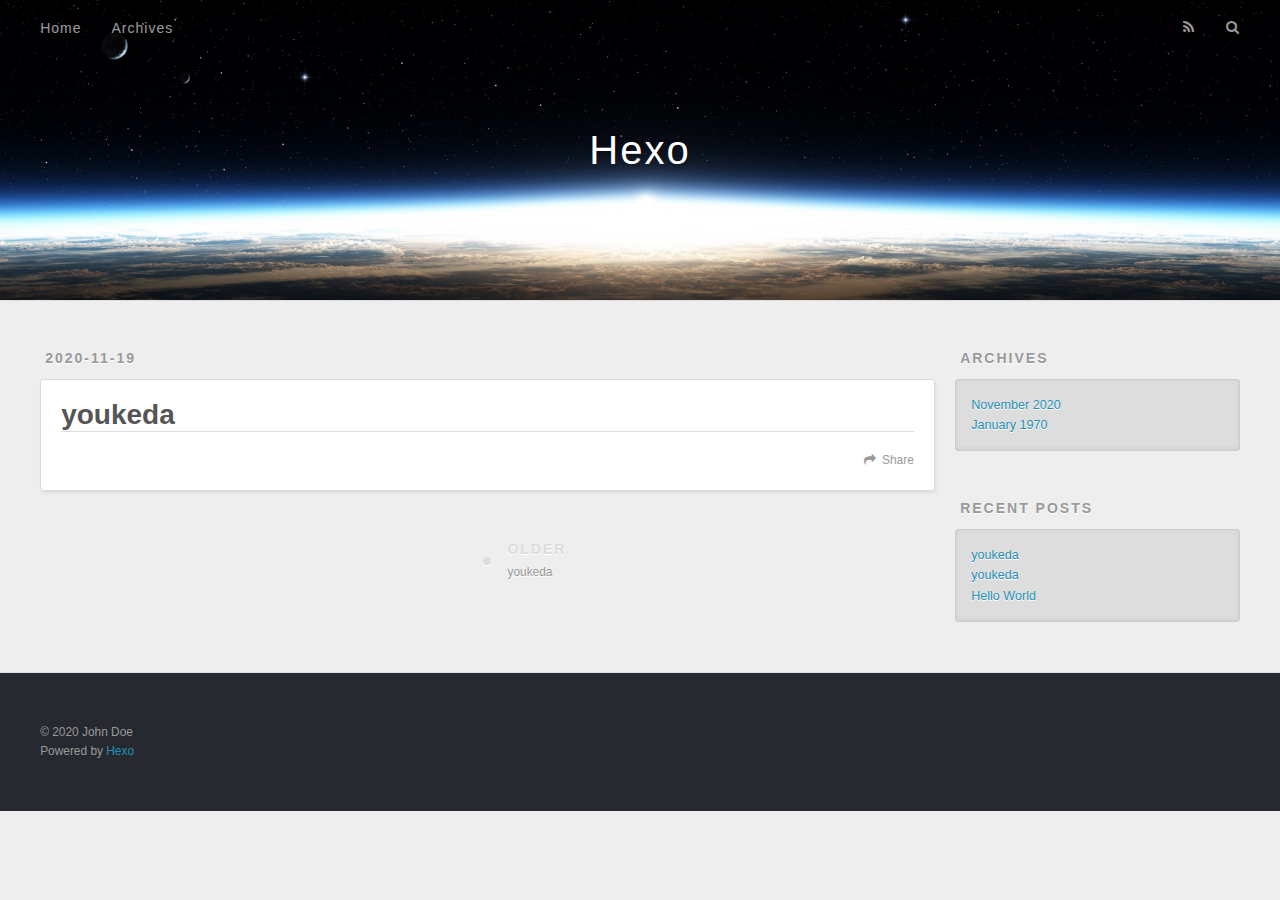
<file: 2020/11/19/youkeda-1/index.html>
<!DOCTYPE html>
<html>
<head>
  <meta charset="utf-8">
  

  
  <title>youkeda | Hexo</title>
  <meta name="viewport" content="width=device-width, initial-scale=1, maximum-scale=1">
  <meta property="og:type" content="article">
<meta property="og:title" content="youkeda">
<meta property="og:url" content="http://example.com/2020/11/19/youkeda-1/index.html">
<meta property="og:site_name" content="Hexo">
<meta property="og:locale" content="en_US">
<meta property="article:published_time" content="2020-11-19T11:26:35.000Z">
<meta property="article:modified_time" content="2020-11-19T11:26:35.022Z">
<meta property="article:author" content="John Doe">
<meta name="twitter:card" content="summary">
  
    <link rel="alternate" href="/atom.xml" title="Hexo" type="application/atom+xml">
  
  
    <link rel="icon" href="/favicon.png">
  
  
    <link href="//fonts.googleapis.com/css?family=Source+Code+Pro" rel="stylesheet" type="text/css">
  
  
<link rel="stylesheet" href="/css/style.css">

<meta name="generator" content="Hexo 5.2.0"></head>

<body>
  <div id="container">
    <div id="wrap">
      <header id="header">
  <div id="banner"></div>
  <div id="header-outer" class="outer">
    <div id="header-title" class="inner">
      <h1 id="logo-wrap">
        <a href="/" id="logo">Hexo</a>
      </h1>
      
    </div>
    <div id="header-inner" class="inner">
      <nav id="main-nav">
        <a id="main-nav-toggle" class="nav-icon"></a>
        
          <a class="main-nav-link" href="/">Home</a>
        
          <a class="main-nav-link" href="/archives">Archives</a>
        
      </nav>
      <nav id="sub-nav">
        
          <a id="nav-rss-link" class="nav-icon" href="/atom.xml" title="RSS Feed"></a>
        
        <a id="nav-search-btn" class="nav-icon" title="Search"></a>
      </nav>
      <div id="search-form-wrap">
        <form action="//google.com/search" method="get" accept-charset="UTF-8" class="search-form"><input type="search" name="q" class="search-form-input" placeholder="Search"><button type="submit" class="search-form-submit">&#xF002;</button><input type="hidden" name="sitesearch" value="http://example.com"></form>
      </div>
    </div>
  </div>
</header>
      <div class="outer">
        <section id="main"><article id="post-youkeda-1" class="article article-type-post" itemscope itemprop="blogPost">
  <div class="article-meta">
    <a href="/2020/11/19/youkeda-1/" class="article-date">
  <time datetime="2020-11-19T11:26:35.000Z" itemprop="datePublished">2020-11-19</time>
</a>
    
  </div>
  <div class="article-inner">
    
    
      <header class="article-header">
        
  
    <h1 class="article-title" itemprop="name">
      youkeda
    </h1>
  

      </header>
    
    <div class="article-entry" itemprop="articleBody">
      
        
      
    </div>
    <footer class="article-footer">
      <a data-url="http://example.com/2020/11/19/youkeda-1/" data-id="ckhor3eqo000121o3arlleaqu" class="article-share-link">Share</a>
      
      
    </footer>
  </div>
  
    
<nav id="article-nav">
  
  
    <a href="/2020/11/19/youkeda/" id="article-nav-older" class="article-nav-link-wrap">
      <strong class="article-nav-caption">Older</strong>
      <div class="article-nav-title">youkeda</div>
    </a>
  
</nav>

  
</article>

</section>
        
          <aside id="sidebar">
  
    

  
    

  
    
  
    
  <div class="widget-wrap">
    <h3 class="widget-title">Archives</h3>
    <div class="widget">
      <ul class="archive-list"><li class="archive-list-item"><a class="archive-list-link" href="/archives/2020/11/">November 2020</a></li><li class="archive-list-item"><a class="archive-list-link" href="/archives/1970/01/">January 1970</a></li></ul>
    </div>
  </div>


  
    
  <div class="widget-wrap">
    <h3 class="widget-title">Recent Posts</h3>
    <div class="widget">
      <ul>
        
          <li>
            <a href="/2020/11/19/youkeda-1/">youkeda</a>
          </li>
        
          <li>
            <a href="/2020/11/19/youkeda/">youkeda</a>
          </li>
        
          <li>
            <a href="/1970/01/01/hello-world/">Hello World</a>
          </li>
        
      </ul>
    </div>
  </div>

  
</aside>
        
      </div>
      <footer id="footer">
  
  <div class="outer">
    <div id="footer-info" class="inner">
      &copy; 2020 John Doe<br>
      Powered by <a href="http://hexo.io/" target="_blank">Hexo</a>
    </div>
  </div>
</footer>
    </div>
    <nav id="mobile-nav">
  
    <a href="/" class="mobile-nav-link">Home</a>
  
    <a href="/archives" class="mobile-nav-link">Archives</a>
  
</nav>
    

<script src="//ajax.googleapis.com/ajax/libs/jquery/2.0.3/jquery.min.js"></script>


  
<link rel="stylesheet" href="/fancybox/jquery.fancybox.css">

  
<script src="/fancybox/jquery.fancybox.pack.js"></script>




<script src="/js/script.js"></script>




  </div>
</body>
</html>
</file>
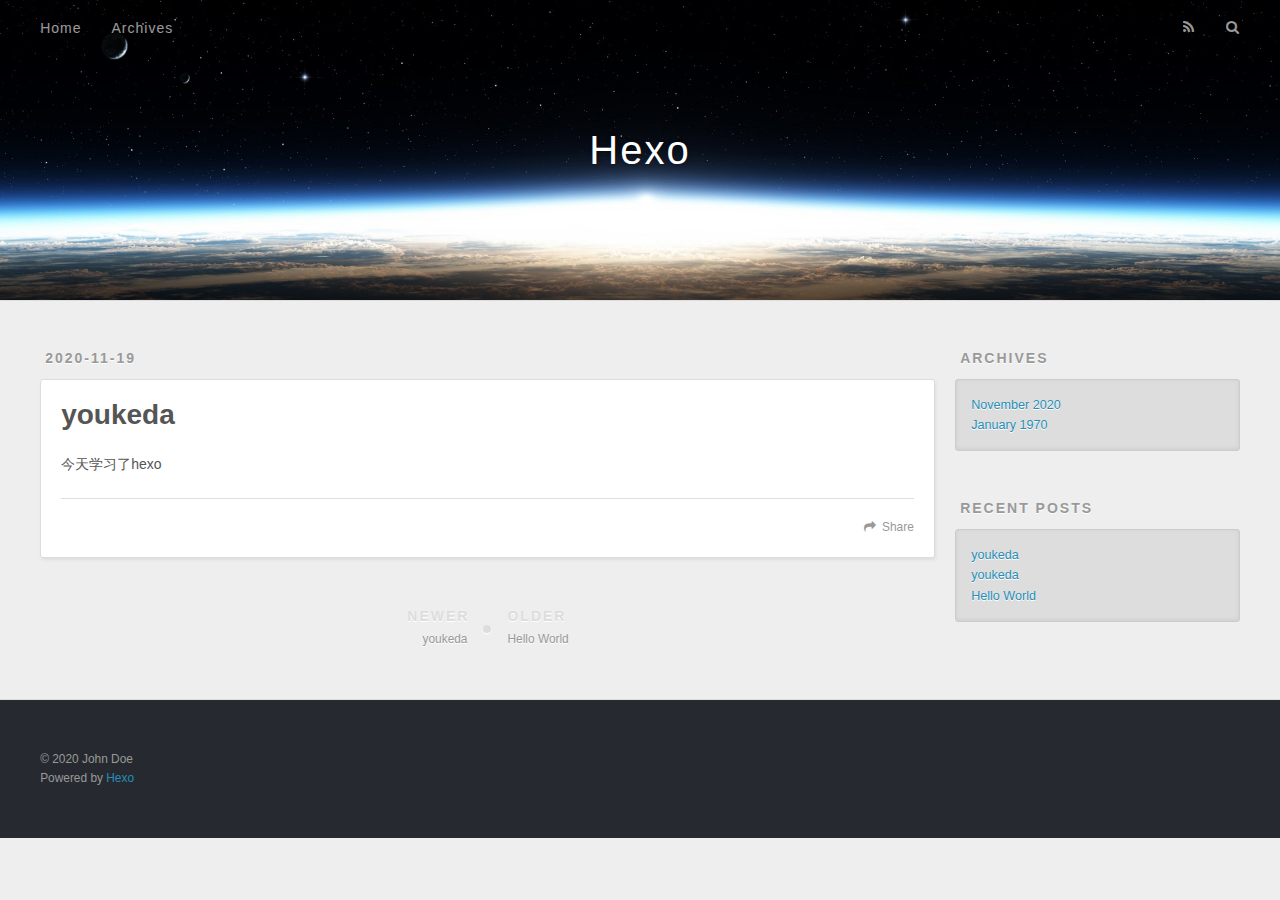
<file: 2020/11/19/youkeda/index.html>
<!DOCTYPE html>
<html>
<head>
  <meta charset="utf-8">
  

  
  <title>youkeda | Hexo</title>
  <meta name="viewport" content="width=device-width, initial-scale=1, maximum-scale=1">
  <meta name="description" content="今天学习了hexo">
<meta property="og:type" content="article">
<meta property="og:title" content="youkeda">
<meta property="og:url" content="http://example.com/2020/11/19/youkeda/index.html">
<meta property="og:site_name" content="Hexo">
<meta property="og:description" content="今天学习了hexo">
<meta property="og:locale" content="en_US">
<meta property="article:published_time" content="2020-11-19T11:14:13.000Z">
<meta property="article:modified_time" content="2020-11-19T11:24:49.186Z">
<meta property="article:author" content="John Doe">
<meta name="twitter:card" content="summary">
  
    <link rel="alternate" href="/atom.xml" title="Hexo" type="application/atom+xml">
  
  
    <link rel="icon" href="/favicon.png">
  
  
    <link href="//fonts.googleapis.com/css?family=Source+Code+Pro" rel="stylesheet" type="text/css">
  
  
<link rel="stylesheet" href="/css/style.css">

<meta name="generator" content="Hexo 5.2.0"></head>

<body>
  <div id="container">
    <div id="wrap">
      <header id="header">
  <div id="banner"></div>
  <div id="header-outer" class="outer">
    <div id="header-title" class="inner">
      <h1 id="logo-wrap">
        <a href="/" id="logo">Hexo</a>
      </h1>
      
    </div>
    <div id="header-inner" class="inner">
      <nav id="main-nav">
        <a id="main-nav-toggle" class="nav-icon"></a>
        
          <a class="main-nav-link" href="/">Home</a>
        
          <a class="main-nav-link" href="/archives">Archives</a>
        
      </nav>
      <nav id="sub-nav">
        
          <a id="nav-rss-link" class="nav-icon" href="/atom.xml" title="RSS Feed"></a>
        
        <a id="nav-search-btn" class="nav-icon" title="Search"></a>
      </nav>
      <div id="search-form-wrap">
        <form action="//google.com/search" method="get" accept-charset="UTF-8" class="search-form"><input type="search" name="q" class="search-form-input" placeholder="Search"><button type="submit" class="search-form-submit">&#xF002;</button><input type="hidden" name="sitesearch" value="http://example.com"></form>
      </div>
    </div>
  </div>
</header>
      <div class="outer">
        <section id="main"><article id="post-youkeda" class="article article-type-post" itemscope itemprop="blogPost">
  <div class="article-meta">
    <a href="/2020/11/19/youkeda/" class="article-date">
  <time datetime="2020-11-19T11:14:13.000Z" itemprop="datePublished">2020-11-19</time>
</a>
    
  </div>
  <div class="article-inner">
    
    
      <header class="article-header">
        
  
    <h1 class="article-title" itemprop="name">
      youkeda
    </h1>
  

      </header>
    
    <div class="article-entry" itemprop="articleBody">
      
        <p>今天学习了hexo</p>

      
    </div>
    <footer class="article-footer">
      <a data-url="http://example.com/2020/11/19/youkeda/" data-id="ckhor3eqp000221o37mz0870a" class="article-share-link">Share</a>
      
      
    </footer>
  </div>
  
    
<nav id="article-nav">
  
    <a href="/2020/11/19/youkeda-1/" id="article-nav-newer" class="article-nav-link-wrap">
      <strong class="article-nav-caption">Newer</strong>
      <div class="article-nav-title">
        
          youkeda
        
      </div>
    </a>
  
  
    <a href="/1970/01/01/hello-world/" id="article-nav-older" class="article-nav-link-wrap">
      <strong class="article-nav-caption">Older</strong>
      <div class="article-nav-title">Hello World</div>
    </a>
  
</nav>

  
</article>

</section>
        
          <aside id="sidebar">
  
    

  
    

  
    
  
    
  <div class="widget-wrap">
    <h3 class="widget-title">Archives</h3>
    <div class="widget">
      <ul class="archive-list"><li class="archive-list-item"><a class="archive-list-link" href="/archives/2020/11/">November 2020</a></li><li class="archive-list-item"><a class="archive-list-link" href="/archives/1970/01/">January 1970</a></li></ul>
    </div>
  </div>


  
    
  <div class="widget-wrap">
    <h3 class="widget-title">Recent Posts</h3>
    <div class="widget">
      <ul>
        
          <li>
            <a href="/2020/11/19/youkeda-1/">youkeda</a>
          </li>
        
          <li>
            <a href="/2020/11/19/youkeda/">youkeda</a>
          </li>
        
          <li>
            <a href="/1970/01/01/hello-world/">Hello World</a>
          </li>
        
      </ul>
    </div>
  </div>

  
</aside>
        
      </div>
      <footer id="footer">
  
  <div class="outer">
    <div id="footer-info" class="inner">
      &copy; 2020 John Doe<br>
      Powered by <a href="http://hexo.io/" target="_blank">Hexo</a>
    </div>
  </div>
</footer>
    </div>
    <nav id="mobile-nav">
  
    <a href="/" class="mobile-nav-link">Home</a>
  
    <a href="/archives" class="mobile-nav-link">Archives</a>
  
</nav>
    

<script src="//ajax.googleapis.com/ajax/libs/jquery/2.0.3/jquery.min.js"></script>


  
<link rel="stylesheet" href="/fancybox/jquery.fancybox.css">

  
<script src="/fancybox/jquery.fancybox.pack.js"></script>




<script src="/js/script.js"></script>




  </div>
</body>
</html>
</file>
<file: css/style.css>
body {
  width: 100%;
}
body:before,
body:after {
  content: "";
  display: table;
}
body:after {
  clear: both;
}
html,
body,
div,
span,
applet,
object,
iframe,
h1,
h2,
h3,
h4,
h5,
h6,
p,
blockquote,
pre,
a,
abbr,
acronym,
address,
big,
cite,
code,
del,
dfn,
em,
img,
ins,
kbd,
q,
s,
samp,
small,
strike,
strong,
sub,
sup,
tt,
var,
dl,
dt,
dd,
ol,
ul,
li,
fieldset,
form,
label,
legend,
table,
caption,
tbody,
tfoot,
thead,
tr,
th,
td {
  margin: 0;
  padding: 0;
  border: 0;
  outline: 0;
  font-weight: inherit;
  font-style: inherit;
  font-family: inherit;
  font-size: 100%;
  vertical-align: baseline;
}
body {
  line-height: 1;
  color: #000;
  background: #fff;
}
ol,
ul {
  list-style: none;
}
table {
  border-collapse: separate;
  border-spacing: 0;
  vertical-align: middle;
}
caption,
th,
td {
  text-align: left;
  font-weight: normal;
  vertical-align: middle;
}
a img {
  border: none;
}
input,
button {
  margin: 0;
  padding: 0;
}
input::-moz-focus-inner,
button::-moz-focus-inner {
  border: 0;
  padding: 0;
}
@font-face {
  font-family: FontAwesome;
  font-style: normal;
  font-weight: normal;
  src: url("fonts/fontawesome-webfont.eot?v=#4.0.3");
  src: url("fonts/fontawesome-webfont.eot?#iefix&v=#4.0.3") format("embedded-opentype"), url("fonts/fontawesome-webfont.woff?v=#4.0.3") format("woff"), url("fonts/fontawesome-webfont.ttf?v=#4.0.3") format("truetype"), url("fonts/fontawesome-webfont.svg#fontawesomeregular?v=#4.0.3") format("svg");
}
html,
body,
#container {
  height: 100%;
}
body {
  background: #eee;
  font: 14px -apple-system, BlinkMacSystemFont, "Segoe UI", "Roboto", "Oxygen", "Ubuntu", "Cantarell", "Fira Sans", "Droid Sans", "Helvetica Neue", sans-serif;
  -webkit-text-size-adjust: 100%;
}
.outer {
  max-width: 1220px;
  margin: 0 auto;
  padding: 0 20px;
}
.outer:before,
.outer:after {
  content: "";
  display: table;
}
.outer:after {
  clear: both;
}
.inner {
  display: inline;
  float: left;
  width: 98.33333333333333%;
  margin: 0 0.833333333333333%;
}
.left,
.alignleft {
  float: left;
}
.right,
.alignright {
  float: right;
}
.clear {
  clear: both;
}
#container {
  position: relative;
}
.mobile-nav-on {
  overflow: hidden;
}
#wrap {
  height: 100%;
  width: 100%;
  position: absolute;
  top: 0;
  left: 0;
  -webkit-transition: 0.2s ease-out;
  -moz-transition: 0.2s ease-out;
  -ms-transition: 0.2s ease-out;
  transition: 0.2s ease-out;
  z-index: 1;
  background: #eee;
}
.mobile-nav-on #wrap {
  left: 280px;
}
@media screen and (min-width: 768px) {
  #main {
    display: inline;
    float: left;
    width: 73.33333333333333%;
    margin: 0 0.833333333333333%;
  }
}
.article-date,
.article-category-link,
.archive-year,
.widget-title {
  text-decoration: none;
  text-transform: uppercase;
  letter-spacing: 2px;
  color: #999;
  margin-bottom: 1em;
  margin-left: 5px;
  line-height: 1em;
  text-shadow: 0 1px #fff;
  font-weight: bold;
}
.article-inner,
.archive-article-inner {
  background: #fff;
  -webkit-box-shadow: 1px 2px 3px #ddd;
  box-shadow: 1px 2px 3px #ddd;
  border: 1px solid #ddd;
  border-radius: 3px;
}
.article-entry h1,
.widget h1 {
  font-size: 2em;
}
.article-entry h2,
.widget h2 {
  font-size: 1.5em;
}
.article-entry h3,
.widget h3 {
  font-size: 1.3em;
}
.article-entry h4,
.widget h4 {
  font-size: 1.2em;
}
.article-entry h5,
.widget h5 {
  font-size: 1em;
}
.article-entry h6,
.widget h6 {
  font-size: 1em;
  color: #999;
}
.article-entry hr,
.widget hr {
  border: 1px dashed #ddd;
}
.article-entry strong,
.widget strong {
  font-weight: bold;
}
.article-entry em,
.widget em,
.article-entry cite,
.widget cite {
  font-style: italic;
}
.article-entry sup,
.widget sup,
.article-entry sub,
.widget sub {
  font-size: 0.75em;
  line-height: 0;
  position: relative;
  vertical-align: baseline;
}
.article-entry sup,
.widget sup {
  top: -0.5em;
}
.article-entry sub,
.widget sub {
  bottom: -0.2em;
}
.article-entry small,
.widget small {
  font-size: 0.85em;
}
.article-entry acronym,
.widget acronym,
.article-entry abbr,
.widget abbr {
  border-bottom: 1px dotted;
}
.article-entry ul,
.widget ul,
.article-entry ol,
.widget ol,
.article-entry dl,
.widget dl {
  margin: 0 20px;
  line-height: 1.6em;
}
.article-entry ul ul,
.widget ul ul,
.article-entry ol ul,
.widget ol ul,
.article-entry ul ol,
.widget ul ol,
.article-entry ol ol,
.widget ol ol {
  margin-top: 0;
  margin-bottom: 0;
}
.article-entry ul,
.widget ul {
  list-style: disc;
}
.article-entry ol,
.widget ol {
  list-style: decimal;
}
.article-entry dt,
.widget dt {
  font-weight: bold;
}
#header {
  height: 300px;
  position: relative;
  border-bottom: 1px solid #ddd;
}
#header:before,
#header:after {
  content: "";
  position: absolute;
  left: 0;
  right: 0;
  height: 40px;
}
#header:before {
  top: 0;
  background: -webkit-linear-gradient(rgba(0,0,0,0.2), transparent);
  background: -moz-linear-gradient(rgba(0,0,0,0.2), transparent);
  background: -ms-linear-gradient(rgba(0,0,0,0.2), transparent);
  background: linear-gradient(rgba(0,0,0,0.2), transparent);
}
#header:after {
  bottom: 0;
  background: -webkit-linear-gradient(transparent, rgba(0,0,0,0.2));
  background: -moz-linear-gradient(transparent, rgba(0,0,0,0.2));
  background: -ms-linear-gradient(transparent, rgba(0,0,0,0.2));
  background: linear-gradient(transparent, rgba(0,0,0,0.2));
}
#header-outer {
  height: 100%;
  position: relative;
}
#header-inner {
  position: relative;
  overflow: hidden;
}
#banner {
  position: absolute;
  top: 0;
  left: 0;
  width: 100%;
  height: 100%;
  background: url("images/banner.jpg") center #000;
  -webkit-background-size: cover;
  -moz-background-size: cover;
  background-size: cover;
  z-index: -1;
}
#header-title {
  text-align: center;
  height: 40px;
  position: absolute;
  top: 50%;
  left: 0;
  margin-top: -20px;
}
#logo,
#subtitle {
  text-decoration: none;
  color: #fff;
  font-weight: 300;
  text-shadow: 0 1px 4px rgba(0,0,0,0.3);
}
#logo {
  font-size: 40px;
  line-height: 40px;
  letter-spacing: 2px;
}
#subtitle {
  font-size: 16px;
  line-height: 16px;
  letter-spacing: 1px;
}
#subtitle-wrap {
  margin-top: 16px;
}
#main-nav {
  float: left;
  margin-left: -15px;
}
.nav-icon,
.main-nav-link {
  float: left;
  color: #fff;
  opacity: 0.6;
  text-decoration: none;
  text-shadow: 0 1px rgba(0,0,0,0.2);
  -webkit-transition: opacity 0.2s;
  -moz-transition: opacity 0.2s;
  -ms-transition: opacity 0.2s;
  transition: opacity 0.2s;
  display: block;
  padding: 20px 15px;
}
.nav-icon:hover,
.main-nav-link:hover {
  opacity: 1;
}
.nav-icon {
  font-family: FontAwesome;
  text-align: center;
  font-size: 14px;
  width: 14px;
  height: 14px;
  padding: 20px 15px;
  position: relative;
  cursor: pointer;
}
.main-nav-link {
  font-weight: 300;
  letter-spacing: 1px;
}
@media screen and (max-width: 479px) {
  .main-nav-link {
    display: none;
  }
}
#main-nav-toggle {
  display: none;
}
#main-nav-toggle:before {
  content: "\f0c9";
}
@media screen and (max-width: 479px) {
  #main-nav-toggle {
    display: block;
  }
}
#sub-nav {
  float: right;
  margin-right: -15px;
}
#nav-rss-link:before {
  content: "\f09e";
}
#nav-search-btn:before {
  content: "\f002";
}
#search-form-wrap {
  position: absolute;
  top: 15px;
  width: 150px;
  height: 30px;
  right: -150px;
  opacity: 0;
  -webkit-transition: 0.2s ease-out;
  -moz-transition: 0.2s ease-out;
  -ms-transition: 0.2s ease-out;
  transition: 0.2s ease-out;
}
#search-form-wrap.on {
  opacity: 1;
  right: 0;
}
@media screen and (max-width: 479px) {
  #search-form-wrap {
    width: 100%;
    right: -100%;
  }
}
.search-form {
  position: absolute;
  top: 0;
  left: 0;
  right: 0;
  background: #fff;
  padding: 5px 15px;
  border-radius: 15px;
  -webkit-box-shadow: 0 0 10px rgba(0,0,0,0.3);
  box-shadow: 0 0 10px rgba(0,0,0,0.3);
}
.search-form-input {
  border: none;
  background: none;
  color: #555;
  width: 100%;
  font: 13px -apple-system, BlinkMacSystemFont, "Segoe UI", "Roboto", "Oxygen", "Ubuntu", "Cantarell", "Fira Sans", "Droid Sans", "Helvetica Neue", sans-serif;
  outline: none;
}
.search-form-input::-webkit-search-results-decoration,
.search-form-input::-webkit-search-cancel-button {
  -webkit-appearance: none;
}
.search-form-submit {
  position: absolute;
  top: 50%;
  right: 10px;
  margin-top: -7px;
  font: 13px FontAwesome;
  border: none;
  background: none;
  color: #bbb;
  cursor: pointer;
}
.search-form-submit:hover,
.search-form-submit:focus {
  color: #777;
}
.article {
  margin: 50px 0;
}
.article-inner {
  overflow: hidden;
}
.article-meta:before,
.article-meta:after {
  content: "";
  display: table;
}
.article-meta:after {
  clear: both;
}
.article-date {
  float: left;
}
.article-category {
  float: left;
  line-height: 1em;
  color: #ccc;
  text-shadow: 0 1px #fff;
  margin-left: 8px;
}
.article-category:before {
  content: "\2022";
}
.article-category-link {
  margin: 0 12px 1em;
}
.article-header {
  padding: 20px 20px 0;
}
.article-title {
  text-decoration: none;
  font-size: 2em;
  font-weight: bold;
  color: #555;
  line-height: 1.1em;
  -webkit-transition: color 0.2s;
  -moz-transition: color 0.2s;
  -ms-transition: color 0.2s;
  transition: color 0.2s;
}
a.article-title:hover {
  color: #258fb8;
}
.article-entry {
  color: #555;
  padding: 0 20px;
}
.article-entry:before,
.article-entry:after {
  content: "";
  display: table;
}
.article-entry:after {
  clear: both;
}
.article-entry p,
.article-entry table {
  line-height: 1.6em;
  margin: 1.6em 0;
}
.article-entry h1,
.article-entry h2,
.article-entry h3,
.article-entry h4,
.article-entry h5,
.article-entry h6 {
  font-weight: bold;
}
.article-entry h1,
.article-entry h2,
.article-entry h3,
.article-entry h4,
.article-entry h5,
.article-entry h6 {
  line-height: 1.1em;
  margin: 1.1em 0;
}
.article-entry a {
  color: #258fb8;
  text-decoration: none;
}
.article-entry a:hover {
  text-decoration: underline;
}
.article-entry ul,
.article-entry ol,
.article-entry dl {
  margin-top: 1.6em;
  margin-bottom: 1.6em;
}
.article-entry img,
.article-entry video {
  max-width: 100%;
  height: auto;
  display: block;
  margin: auto;
}
.article-entry iframe {
  border: none;
}
.article-entry table {
  width: 100%;
  border-collapse: collapse;
  border-spacing: 0;
}
.article-entry th {
  font-weight: bold;
  border-bottom: 3px solid #ddd;
  padding-bottom: 0.5em;
}
.article-entry td {
  border-bottom: 1px solid #ddd;
  padding: 10px 0;
}
.article-entry blockquote {
  font-family: Georgia, "Times New Roman", serif;
  font-size: 1.4em;
  margin: 1.6em 20px;
  text-align: center;
}
.article-entry blockquote footer {
  font-size: 14px;
  margin: 1.6em 0;
  font-family: -apple-system, BlinkMacSystemFont, "Segoe UI", "Roboto", "Oxygen", "Ubuntu", "Cantarell", "Fira Sans", "Droid Sans", "Helvetica Neue", sans-serif;
}
.article-entry blockquote footer cite:before {
  content: "—";
  padding: 0 0.5em;
}
.article-entry .pullquote {
  text-align: left;
  width: 45%;
  margin: 0;
}
.article-entry .pullquote.left {
  margin-left: 0.5em;
  margin-right: 1em;
}
.article-entry .pullquote.right {
  margin-right: 0.5em;
  margin-left: 1em;
}
.article-entry .caption {
  color: #999;
  display: block;
  font-size: 0.9em;
  margin-top: 0.5em;
  position: relative;
  text-align: center;
}
.article-entry .video-container {
  position: relative;
  padding-top: 56.25%;
  height: 0;
  overflow: hidden;
}
.article-entry .video-container iframe,
.article-entry .video-container object,
.article-entry .video-container embed {
  position: absolute;
  top: 0;
  left: 0;
  width: 100%;
  height: 100%;
  margin-top: 0;
}
.article-more-link a {
  display: inline-block;
  line-height: 1em;
  padding: 6px 15px;
  border-radius: 15px;
  background: #eee;
  color: #999;
  text-shadow: 0 1px #fff;
  text-decoration: none;
}
.article-more-link a:hover {
  background: #258fb8;
  color: #fff;
  text-decoration: none;
  text-shadow: 0 1px #1e7293;
}
.article-footer {
  font-size: 0.85em;
  line-height: 1.6em;
  border-top: 1px solid #ddd;
  padding-top: 1.6em;
  margin: 0 20px 20px;
}
.article-footer:before,
.article-footer:after {
  content: "";
  display: table;
}
.article-footer:after {
  clear: both;
}
.article-footer a {
  color: #999;
  text-decoration: none;
}
.article-footer a:hover {
  color: #555;
}
.article-tag-list-item {
  float: left;
  margin-right: 10px;
}
.article-tag-list-link:before {
  content: "#";
}
.article-comment-link {
  float: right;
}
.article-comment-link:before {
  content: "\f075";
  font-family: FontAwesome;
  padding-right: 8px;
}
.article-share-link {
  cursor: pointer;
  float: right;
  margin-left: 20px;
}
.article-share-link:before {
  content: "\f064";
  font-family: FontAwesome;
  padding-right: 6px;
}
#article-nav {
  position: relative;
}
#article-nav:before,
#article-nav:after {
  content: "";
  display: table;
}
#article-nav:after {
  clear: both;
}
@media screen and (min-width: 768px) {
  #article-nav {
    margin: 50px 0;
  }
  #article-nav:before {
    width: 8px;
    height: 8px;
    position: absolute;
    top: 50%;
    left: 50%;
    margin-top: -4px;
    margin-left: -4px;
    content: "";
    border-radius: 50%;
    background: #ddd;
    -webkit-box-shadow: 0 1px 2px #fff;
    box-shadow: 0 1px 2px #fff;
  }
}
.article-nav-link-wrap {
  text-decoration: none;
  text-shadow: 0 1px #fff;
  color: #999;
  -webkit-box-sizing: border-box;
  -moz-box-sizing: border-box;
  box-sizing: border-box;
  margin-top: 50px;
  text-align: center;
  display: block;
}
.article-nav-link-wrap:hover {
  color: #555;
}
@media screen and (min-width: 768px) {
  .article-nav-link-wrap {
    width: 50%;
    margin-top: 0;
  }
}
@media screen and (min-width: 768px) {
  #article-nav-newer {
    float: left;
    text-align: right;
    padding-right: 20px;
  }
}
@media screen and (min-width: 768px) {
  #article-nav-older {
    float: right;
    text-align: left;
    padding-left: 20px;
  }
}
.article-nav-caption {
  text-transform: uppercase;
  letter-spacing: 2px;
  color: #ddd;
  line-height: 1em;
  font-weight: bold;
}
#article-nav-newer .article-nav-caption {
  margin-right: -2px;
}
.article-nav-title {
  font-size: 0.85em;
  line-height: 1.6em;
  margin-top: 0.5em;
}
.article-share-box {
  position: absolute;
  display: none;
  background: #fff;
  -webkit-box-shadow: 1px 2px 10px rgba(0,0,0,0.2);
  box-shadow: 1px 2px 10px rgba(0,0,0,0.2);
  border-radius: 3px;
  margin-left: -145px;
  overflow: hidden;
  z-index: 1;
}
.article-share-box.on {
  display: block;
}
.article-share-input {
  width: 100%;
  background: none;
  -webkit-box-sizing: border-box;
  -moz-box-sizing: border-box;
  box-sizing: border-box;
  font: 14px -apple-system, BlinkMacSystemFont, "Segoe UI", "Roboto", "Oxygen", "Ubuntu", "Cantarell", "Fira Sans", "Droid Sans", "Helvetica Neue", sans-serif;
  padding: 0 15px;
  color: #555;
  outline: none;
  border: 1px solid #ddd;
  border-radius: 3px 3px 0 0;
  height: 36px;
  line-height: 36px;
}
.article-share-links {
  background: #eee;
}
.article-share-links:before,
.article-share-links:after {
  content: "";
  display: table;
}
.article-share-links:after {
  clear: both;
}
.article-share-twitter,
.article-share-facebook,
.article-share-pinterest,
.article-share-google {
  width: 50px;
  height: 36px;
  display: block;
  float: left;
  position: relative;
  color: #999;
  text-shadow: 0 1px #fff;
}
.article-share-twitter:before,
.article-share-facebook:before,
.article-share-pinterest:before,
.article-share-google:before {
  font-size: 20px;
  font-family: FontAwesome;
  width: 20px;
  height: 20px;
  position: absolute;
  top: 50%;
  left: 50%;
  margin-top: -10px;
  margin-left: -10px;
  text-align: center;
}
.article-share-twitter:hover,
.article-share-facebook:hover,
.article-share-pinterest:hover,
.article-share-google:hover {
  color: #fff;
}
.article-share-twitter:before {
  content: "\f099";
}
.article-share-twitter:hover {
  background: #00aced;
  text-shadow: 0 1px #008abe;
}
.article-share-facebook:before {
  content: "\f09a";
}
.article-share-facebook:hover {
  background: #3b5998;
  text-shadow: 0 1px #2f477a;
}
.article-share-pinterest:before {
  content: "\f0d2";
}
.article-share-pinterest:hover {
  background: #cb2027;
  text-shadow: 0 1px #a21a1f;
}
.article-share-google:before {
  content: "\f0d5";
}
.article-share-google:hover {
  background: #dd4b39;
  text-shadow: 0 1px #be3221;
}
.article-gallery {
  background: #000;
  position: relative;
}
.article-gallery-photos {
  position: relative;
  overflow: hidden;
}
.article-gallery-img {
  display: none;
  max-width: 100%;
}
.article-gallery-img:first-child {
  display: block;
}
.article-gallery-img.loaded {
  position: absolute;
  display: block;
}
.article-gallery-img img {
  display: block;
  max-width: 100%;
  margin: 0 auto;
}
#comments {
  background: #fff;
  -webkit-box-shadow: 1px 2px 3px #ddd;
  box-shadow: 1px 2px 3px #ddd;
  padding: 20px;
  border: 1px solid #ddd;
  border-radius: 3px;
  margin: 50px 0;
}
#comments a {
  color: #258fb8;
}
.archives-wrap {
  margin: 50px 0;
}
.archives:before,
.archives:after {
  content: "";
  display: table;
}
.archives:after {
  clear: both;
}
.archive-year-wrap {
  margin-bottom: 1em;
}
.archives {
  -webkit-column-gap: 10px;
  -moz-column-gap: 10px;
  column-gap: 10px;
}
@media screen and (min-width: 480px) and (max-width: 767px) {
  .archives {
    -webkit-column-count: 2;
    -moz-column-count: 2;
    column-count: 2;
  }
}
@media screen and (min-width: 768px) {
  .archives {
    -webkit-column-count: 3;
    -moz-column-count: 3;
    column-count: 3;
  }
}
.archive-article {
  -webkit-column-break-inside: avoid;
  page-break-inside: avoid;
  overflow: hidden;
  break-inside: avoid-column;
}
.archive-article-inner {
  padding: 10px;
  margin-bottom: 15px;
}
.archive-article-title {
  text-decoration: none;
  font-weight: bold;
  color: #555;
  -webkit-transition: color 0.2s;
  -moz-transition: color 0.2s;
  -ms-transition: color 0.2s;
  transition: color 0.2s;
  line-height: 1.6em;
}
.archive-article-title:hover {
  color: #258fb8;
}
.archive-article-footer {
  margin-top: 1em;
}
.archive-article-date {
  color: #999;
  text-decoration: none;
  font-size: 0.85em;
  line-height: 1em;
  margin-bottom: 0.5em;
  display: block;
}
#page-nav {
  margin: 50px auto;
  background: #fff;
  -webkit-box-shadow: 1px 2px 3px #ddd;
  box-shadow: 1px 2px 3px #ddd;
  border: 1px solid #ddd;
  border-radius: 3px;
  text-align: center;
  color: #999;
  overflow: hidden;
}
#page-nav:before,
#page-nav:after {
  content: "";
  display: table;
}
#page-nav:after {
  clear: both;
}
#page-nav a,
#page-nav span {
  padding: 10px 20px;
  line-height: 1;
  height: 2ex;
}
#page-nav a {
  color: #999;
  text-decoration: none;
}
#page-nav a:hover {
  background: #999;
  color: #fff;
}
#page-nav .prev {
  float: left;
}
#page-nav .next {
  float: right;
}
#page-nav .page-number {
  display: inline-block;
}
@media screen and (max-width: 479px) {
  #page-nav .page-number {
    display: none;
  }
}
#page-nav .current {
  color: #555;
  font-weight: bold;
}
#page-nav .space {
  color: #ddd;
}
#footer {
  background: #262a30;
  padding: 50px 0;
  border-top: 1px solid #ddd;
  color: #999;
}
#footer a {
  color: #258fb8;
  text-decoration: none;
}
#footer a:hover {
  text-decoration: underline;
}
#footer-info {
  line-height: 1.6em;
  font-size: 0.85em;
}
.article-entry pre,
.article-entry .highlight {
  background: #2d2d2d;
  margin: 0 -20px;
  padding: 15px 20px;
  border-style: solid;
  border-color: #ddd;
  border-width: 1px 0;
  overflow: auto;
  color: #ccc;
  line-height: 22.400000000000002px;
}
.article-entry .highlight .gutter pre,
.article-entry .gist .gist-file .gist-data .line-numbers {
  color: #666;
  font-size: 0.85em;
}
.article-entry pre,
.article-entry code {
  font-family: "Source Code Pro", Consolas, Monaco, Menlo, Consolas, monospace;
}
.article-entry code {
  background: #eee;
  text-shadow: 0 1px #fff;
  padding: 0 0.3em;
}
.article-entry pre code {
  background: none;
  text-shadow: none;
  padding: 0;
}
.article-entry .highlight pre {
  border: none;
  margin: 0;
  padding: 0;
}
.article-entry .highlight table {
  margin: 0;
  width: auto;
}
.article-entry .highlight td {
  border: none;
  padding: 0;
}
.article-entry .highlight figcaption {
  font-size: 0.85em;
  color: #999;
  line-height: 1em;
  margin-bottom: 1em;
}
.article-entry .highlight figcaption:before,
.article-entry .highlight figcaption:after {
  content: "";
  display: table;
}
.article-entry .highlight figcaption:after {
  clear: both;
}
.article-entry .highlight figcaption a {
  float: right;
}
.article-entry .highlight .gutter pre {
  text-align: right;
  padding-right: 20px;
}
.article-entry .highlight .line {
  height: 22.400000000000002px;
}
.article-entry .highlight .line.marked {
  background: #515151;
}
.article-entry .gist {
  margin: 0 -20px;
  border-style: solid;
  border-color: #ddd;
  border-width: 1px 0;
  background: #2d2d2d;
  padding: 15px 20px 15px 0;
}
.article-entry .gist .gist-file {
  border: none;
  font-family: "Source Code Pro", Consolas, Monaco, Menlo, Consolas, monospace;
  margin: 0;
}
.article-entry .gist .gist-file .gist-data {
  background: none;
  border: none;
}
.article-entry .gist .gist-file .gist-data .line-numbers {
  background: none;
  border: none;
  padding: 0 20px 0 0;
}
.article-entry .gist .gist-file .gist-data .line-data {
  padding: 0 !important;
}
.article-entry .gist .gist-file .highlight {
  margin: 0;
  padding: 0;
  border: none;
}
.article-entry .gist .gist-file .gist-meta {
  background: #2d2d2d;
  color: #999;
  font: 0.85em -apple-system, BlinkMacSystemFont, "Segoe UI", "Roboto", "Oxygen", "Ubuntu", "Cantarell", "Fira Sans", "Droid Sans", "Helvetica Neue", sans-serif;
  text-shadow: 0 0;
  padding: 0;
  margin-top: 1em;
  margin-left: 20px;
}
.article-entry .gist .gist-file .gist-meta a {
  color: #258fb8;
  font-weight: normal;
}
.article-entry .gist .gist-file .gist-meta a:hover {
  text-decoration: underline;
}
pre .comment,
pre .title {
  color: #999;
}
pre .variable,
pre .attribute,
pre .tag,
pre .regexp,
pre .ruby .constant,
pre .xml .tag .title,
pre .xml .pi,
pre .xml .doctype,
pre .html .doctype,
pre .css .id,
pre .css .class,
pre .css .pseudo {
  color: #f2777a;
}
pre .number,
pre .preprocessor,
pre .built_in,
pre .literal,
pre .params,
pre .constant {
  color: #f99157;
}
pre .class,
pre .ruby .class .title,
pre .css .rules .attribute {
  color: #9c9;
}
pre .string,
pre .value,
pre .inheritance,
pre .header,
pre .ruby .symbol,
pre .xml .cdata {
  color: #9c9;
}
pre .css .hexcolor {
  color: #6cc;
}
pre .function,
pre .python .decorator,
pre .python .title,
pre .ruby .function .title,
pre .ruby .title .keyword,
pre .perl .sub,
pre .javascript .title,
pre .coffeescript .title {
  color: #69c;
}
pre .keyword,
pre .javascript .function {
  color: #c9c;
}
@media screen and (max-width: 479px) {
  #mobile-nav {
    position: absolute;
    top: 0;
    left: 0;
    width: 280px;
    height: 100%;
    background: #191919;
    border-right: 1px solid #fff;
  }
}
@media screen and (max-width: 479px) {
  .mobile-nav-link {
    display: block;
    color: #999;
    text-decoration: none;
    padding: 15px 20px;
    font-weight: bold;
  }
  .mobile-nav-link:hover {
    color: #fff;
  }
}
@media screen and (min-width: 768px) {
  #sidebar {
    display: inline;
    float: left;
    width: 23.333333333333332%;
    margin: 0 0.833333333333333%;
  }
}
.widget-wrap {
  margin: 50px 0;
}
.widget {
  color: #777;
  text-shadow: 0 1px #fff;
  background: #ddd;
  -webkit-box-shadow: 0 -1px 4px #ccc inset;
  box-shadow: 0 -1px 4px #ccc inset;
  border: 1px solid #ccc;
  padding: 15px;
  border-radius: 3px;
}
.widget a {
  color: #258fb8;
  text-decoration: none;
}
.widget a:hover {
  text-decoration: underline;
}
.widget ul ul,
.widget ol ul,
.widget dl ul,
.widget ul ol,
.widget ol ol,
.widget dl ol,
.widget ul dl,
.widget ol dl,
.widget dl dl {
  margin-left: 15px;
  list-style: disc;
}
.widget {
  line-height: 1.6em;
  word-wrap: break-word;
  font-size: 0.9em;
}
.widget ul,
.widget ol {
  list-style: none;
  margin: 0;
}
.widget ul ul,
.widget ol ul,
.widget ul ol,
.widget ol ol {
  margin: 0 20px;
}
.widget ul ul,
.widget ol ul {
  list-style: disc;
}
.widget ul ol,
.widget ol ol {
  list-style: decimal;
}
.category-list-count,
.tag-list-count,
.archive-list-count {
  padding-left: 5px;
  color: #999;
  font-size: 0.85em;
}
.category-list-count:before,
.tag-list-count:before,
.archive-list-count:before {
  content: "(";
}
.category-list-count:after,
.tag-list-count:after,
.archive-list-count:after {
  content: ")";
}
.tagcloud a {
  margin-right: 5px;
  display: inline-block;
}
</file>
